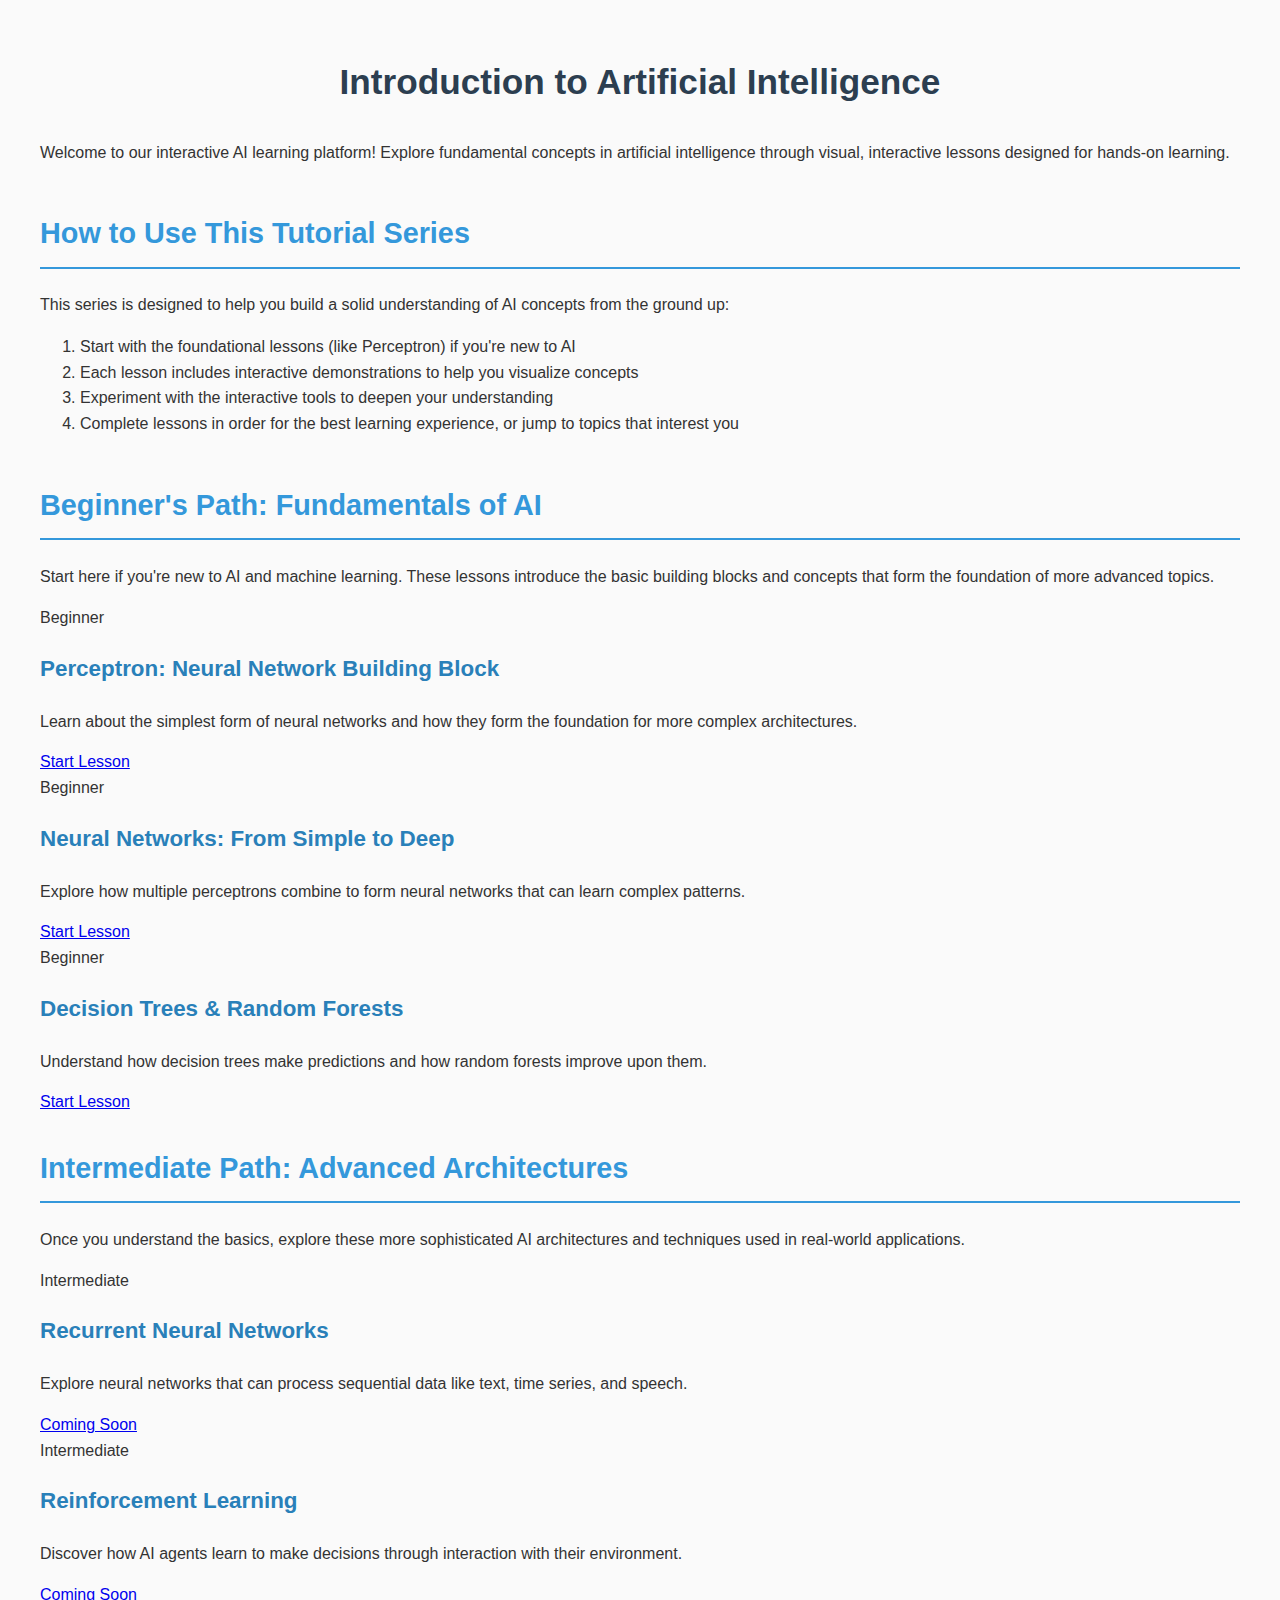
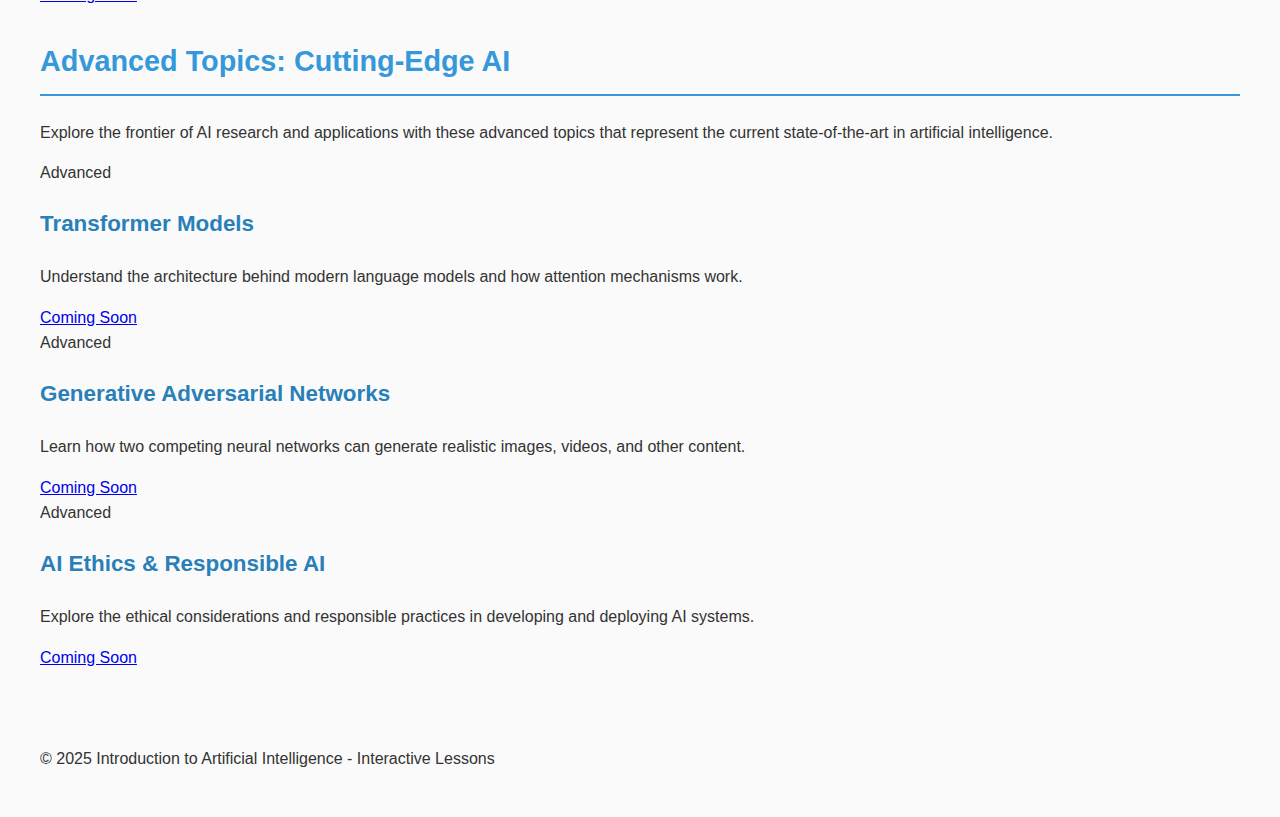
<file: new2/index.html>
<!DOCTYPE html>
<html lang="en">
  <head>
    <meta charset="UTF-8" />
    <meta name="viewport" content="width=device-width, initial-scale=1.0" />
    <title>Introduction to Artificial Intelligence - Interactive Lessons</title>
    <link rel="stylesheet" href="css/styles.css" />
  </head>
  <body>
    <div class="container">
      <div class="welcome-section">
        <h1>Introduction to Artificial Intelligence</h1>
        <p>
          Welcome to our interactive AI learning platform! Explore fundamental
          concepts in artificial intelligence through visual, interactive
          lessons designed for hands-on learning.
        </p>
      </div>

      <div class="navigation-guide">
        <h2>How to Use This Tutorial Series</h2>
        <p>
          This series is designed to help you build a solid understanding of AI
          concepts from the ground up:
        </p>
        <ol>
          <li>
            Start with the foundational lessons (like Perceptron) if you're new
            to AI
          </li>
          <li>
            Each lesson includes interactive demonstrations to help you
            visualize concepts
          </li>
          <li>
            Experiment with the interactive tools to deepen your understanding
          </li>
          <li>
            Complete lessons in order for the best learning experience, or jump
            to topics that interest you
          </li>
        </ol>
      </div>

      <div class="learning-path">
        <h2 class="learning-path-title">Beginner's Path: Fundamentals of AI</h2>
        <p class="learning-path-description">
          Start here if you're new to AI and machine learning. These lessons
          introduce the basic building blocks and concepts that form the
          foundation of more advanced topics.
        </p>

        <div class="lessons-container">
          <div class="lesson-card">
            <div
              class="lesson-image"
              style="
                background-image: url('https://via.placeholder.com/300x150?text=Perceptron');
              "
            >
              <!-- TODO: Replace placeholder image -->
            </div>
            <div class="lesson-content">
              <span class="difficulty beginner">Beginner</span>
              <h3 class="lesson-title">
                Perceptron: Neural Network Building Block
              </h3>
              <p class="lesson-description">
                Learn about the simplest form of neural networks and how they
                form the foundation for more complex architectures.
              </p>
              <a href="perceptron.html" class="lesson-link">Start Lesson</a>
            </div>
          </div>

          <div class="lesson-card">
            <div
              class="lesson-image"
              style="
                background-image: url('https://via.placeholder.com/300x150?text=Neural+Networks');
              "
            >
              <!-- TODO: Replace placeholder image -->
            </div>
            <div class="lesson-content">
              <span class="difficulty beginner">Beginner</span>
              <h3 class="lesson-title">Neural Networks: From Simple to Deep</h3>
              <p class="lesson-description">
                Explore how multiple perceptrons combine to form neural networks
                that can learn complex patterns.
              </p>
              <a href="neural-networks.html" class="lesson-link"
                >Start Lesson</a
              >
            </div>
          </div>

          <div class="lesson-card">
            <div
              class="lesson-image"
              style="
                background-image: url('https://via.placeholder.com/300x150?text=Decision+Trees');
              "
            >
              <!-- TODO: Replace placeholder image -->
            </div>
            <div class="lesson-content">
              <span class="difficulty beginner">Beginner</span>
              <h3 class="lesson-title">Decision Trees & Random Forests</h3>
              <p class="lesson-description">
                Understand how decision trees make predictions and how random
                forests improve upon them.
              </p>
              <a href="decision-trees.html" class="lesson-link">Start Lesson</a>
            </div>
          </div>
        </div>
      </div>

      <div class="learning-path">
        <h2 class="learning-path-title">
          Intermediate Path: Advanced Architectures
        </h2>
        <p class="learning-path-description">
          Once you understand the basics, explore these more sophisticated AI
          architectures and techniques used in real-world applications.
        </p>

        <div class="lessons-container">
          <!-- CNN Lesson Card Removed -->

          <div class="lesson-card">
            <div
              class="lesson-image"
              style="
                background-image: url('https://via.placeholder.com/300x150?text=RNN');
              "
            >
              <!-- TODO: Replace placeholder image -->
            </div>
            <div class="lesson-content">
              <span class="difficulty intermediate">Intermediate</span>
              <h3 class="lesson-title">Recurrent Neural Networks</h3>
              <p class="lesson-description">
                Explore neural networks that can process sequential data like
                text, time series, and speech.
              </p>
              <a href="rnn.html" class="lesson-link">Coming Soon</a>
            </div>
          </div>

          <div class="lesson-card">
            <div
              class="lesson-image"
              style="
                background-image: url('https://via.placeholder.com/300x150?text=Reinforcement+Learning');
              "
            >
              <!-- TODO: Replace placeholder image -->
            </div>
            <div class="lesson-content">
              <span class="difficulty intermediate">Intermediate</span>
              <h3 class="lesson-title">Reinforcement Learning</h3>
              <p class="lesson-description">
                Discover how AI agents learn to make decisions through
                interaction with their environment.
              </p>
              <a href="reinforcement-learning.html" class="lesson-link"
                >Coming Soon</a
              >
            </div>
          </div>
        </div>
      </div>

      <div class="learning-path">
        <h2 class="learning-path-title">Advanced Topics: Cutting-Edge AI</h2>
        <p class="learning-path-description">
          Explore the frontier of AI research and applications with these
          advanced topics that represent the current state-of-the-art in
          artificial intelligence.
        </p>

        <div class="lessons-container">
          <div class="lesson-card">
            <div
              class="lesson-image"
              style="
                background-image: url('https://via.placeholder.com/300x150?text=Transformers');
              "
            >
              <!-- TODO: Replace placeholder image -->
            </div>
            <div class="lesson-content">
              <span class="difficulty advanced">Advanced</span>
              <h3 class="lesson-title">Transformer Models</h3>
              <p class="lesson-description">
                Understand the architecture behind modern language models and
                how attention mechanisms work.
              </p>
              <a href="transformers.html" class="lesson-link">Coming Soon</a>
            </div>
          </div>

          <div class="lesson-card">
            <div
              class="lesson-image"
              style="
                background-image: url('https://via.placeholder.com/300x150?text=GANs');
              "
            >
              <!-- TODO: Replace placeholder image -->
            </div>
            <div class="lesson-content">
              <span class="difficulty advanced">Advanced</span>
              <h3 class="lesson-title">Generative Adversarial Networks</h3>
              <p class="lesson-description">
                Learn how two competing neural networks can generate realistic
                images, videos, and other content.
              </p>
              <a href="gans.html" class="lesson-link">Coming Soon</a>
            </div>
          </div>

          <div class="lesson-card">
            <div
              class="lesson-image"
              style="
                background-image: url('https://via.placeholder.com/300x150?text=AI+Ethics');
              "
            >
              <!-- TODO: Replace placeholder image -->
            </div>
            <div class="lesson-content">
              <span class="difficulty advanced">Advanced</span>
              <h3 class="lesson-title">AI Ethics & Responsible AI</h3>
              <p class="lesson-description">
                Explore the ethical considerations and responsible practices in
                developing and deploying AI systems.
              </p>
              <a href="ai-ethics.html" class="lesson-link">Coming Soon</a>
            </div>
          </div>
        </div>
      </div>
    </div>

    <footer>
      <div class="container">
        <p>
          © 2025 Introduction to Artificial Intelligence - Interactive Lessons
        </p>
      </div>
    </footer>

    <script>
      document.addEventListener("DOMContentLoaded", function () {
        // Add any interactive functionality for the homepage here
      });
    </script>
  </body>
</html>
</file>
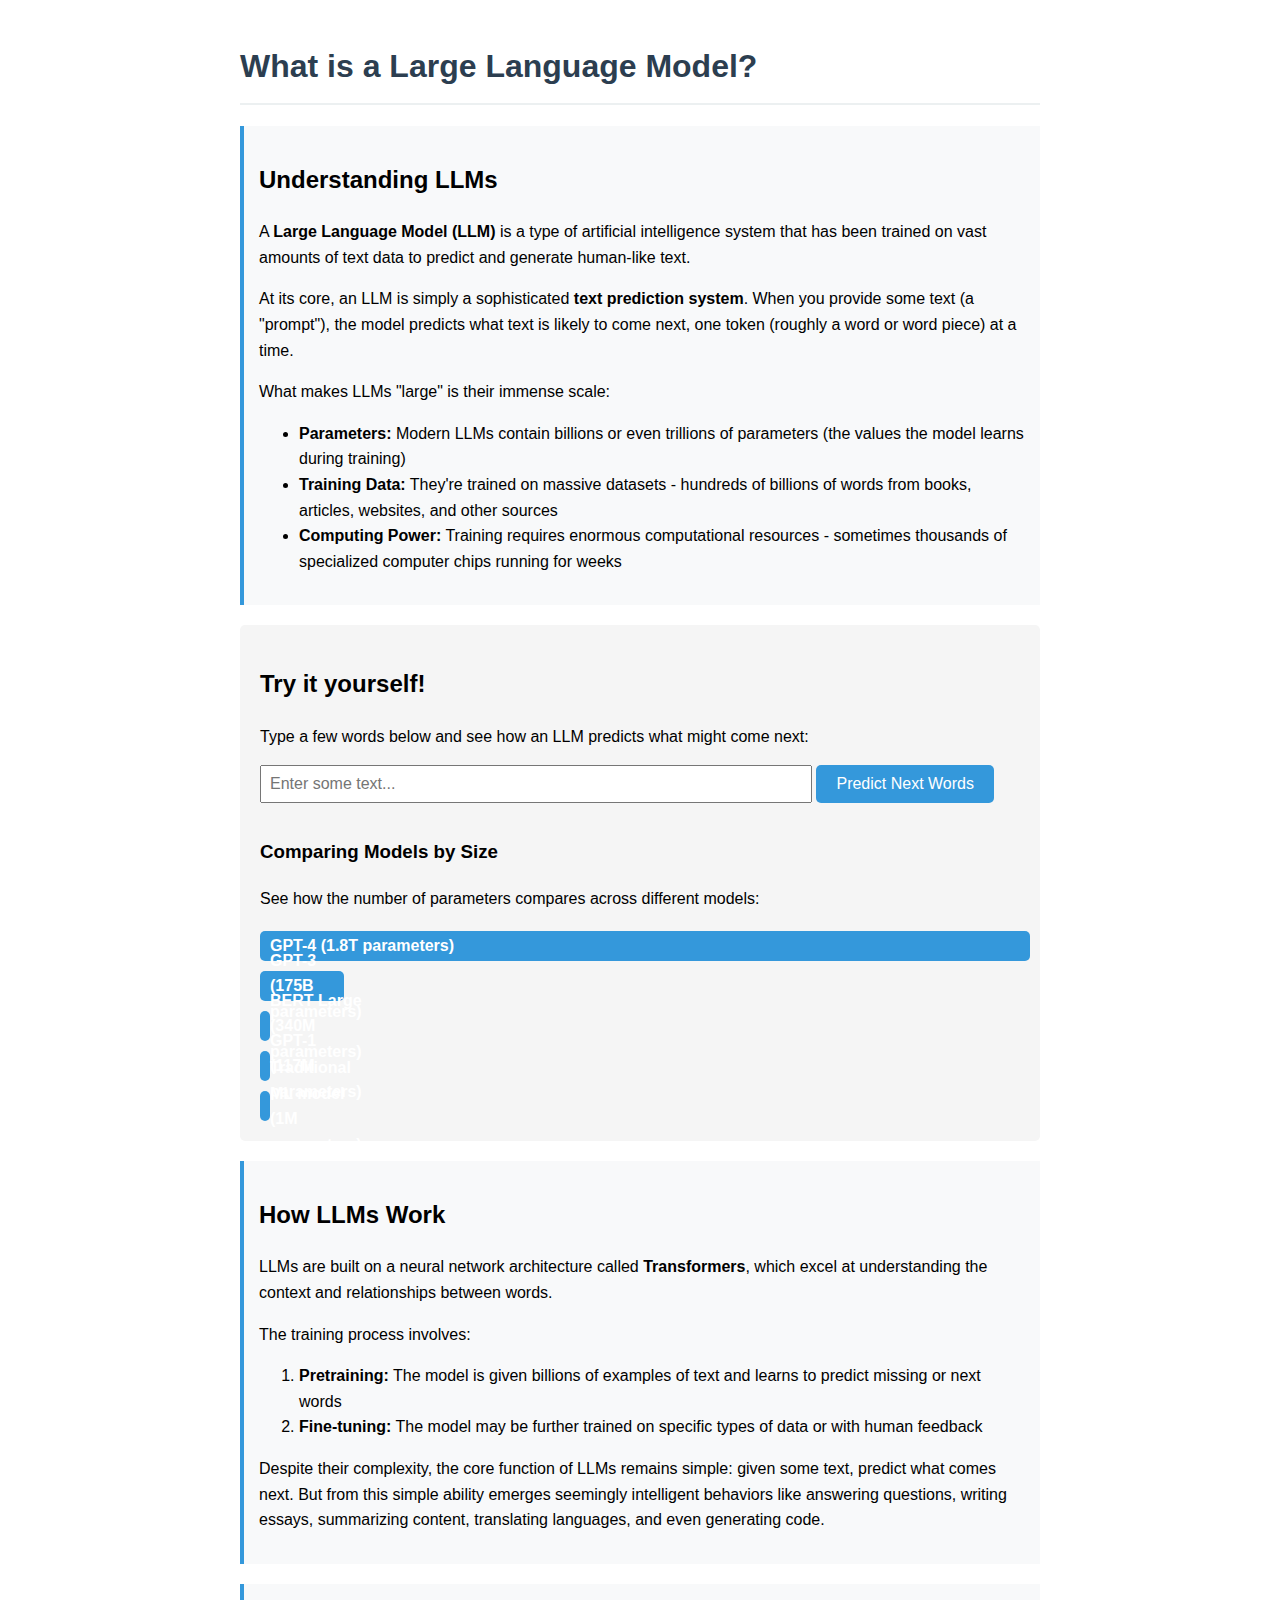
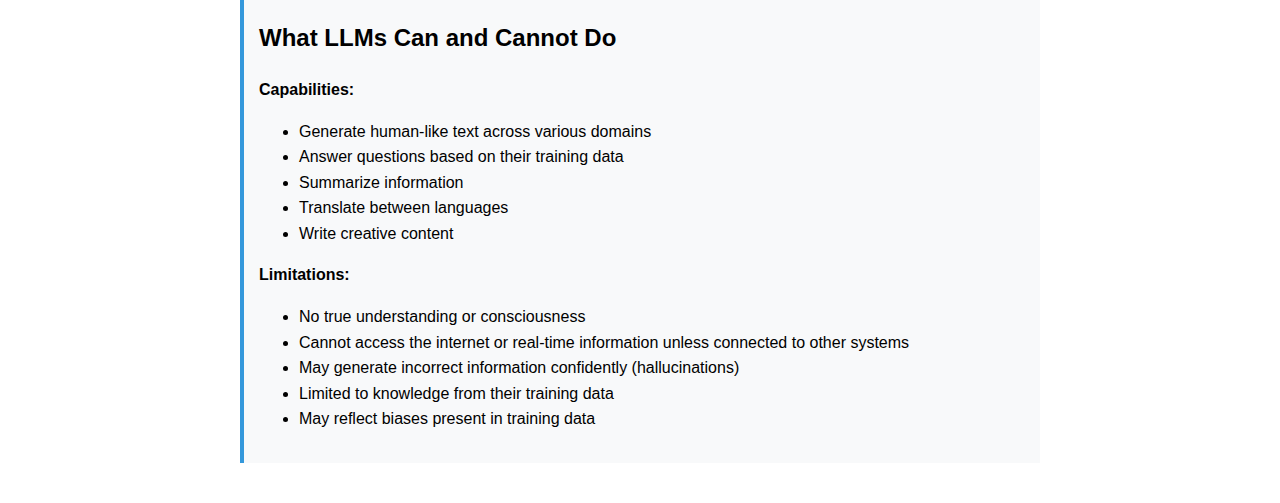
<file: approach2/00_what_is_an_llm.html>
<!DOCTYPE html>
<html lang="en">
  <head>
    <meta charset="UTF-8" />
    <meta name="viewport" content="width=device-width, initial-scale=1.0" />
    <title>What is a Large Language Model?</title>
    <link rel="stylesheet" href="styles.css" />
    <style>
      .model-size-comparison {
        display: flex;
        flex-direction: column;
        gap: 10px;
        margin-top: 20px;
      }

      .model-bar {
        background-color: #3498db;
        height: 30px;
        border-radius: 5px;
        display: flex;
        align-items: center;
        padding-left: 10px;
        color: white;
        font-weight: bold;
        transition: width 0.5s ease-in-out;
      }

      .prediction-container {
        margin-top: 15px;
        display: flex;
        flex-wrap: wrap;
        gap: 8px;
      }

      .prediction-word {
        background-color: #f1f1f1;
        border: 1px solid #ddd;
        border-radius: 15px;
        padding: 5px 10px;
        font-size: 14px;
        display: flex;
        flex-direction: column;
        align-items: center;
      }

      .probability {
        font-size: 12px;
        color: #666;
        margin-top: 3px;
      }

      .loading {
        display: inline-block;
        width: 20px;
        height: 20px;
        border: 3px solid rgba(0, 0, 0, 0.1);
        border-radius: 50%;
        border-top-color: #3498db;
        animation: spin 1s ease-in-out infinite;
        margin-left: 10px;
      }

      @keyframes spin {
        to {
          transform: rotate(360deg);
        }
      }
    </style>
  </head>
  <body>
    <h1>What is a Large Language Model?</h1>

    <div class="concept-box">
      <h2>Understanding LLMs</h2>
      <p>
        A <strong>Large Language Model (LLM)</strong> is a type of artificial
        intelligence system that has been trained on vast amounts of text data
        to predict and generate human-like text.
      </p>
      <p>
        At its core, an LLM is simply a sophisticated
        <strong>text prediction system</strong>. When you provide some text (a
        "prompt"), the model predicts what text is likely to come next, one
        token (roughly a word or word piece) at a time.
      </p>
      <p>What makes LLMs "large" is their immense scale:</p>
      <ul>
        <li>
          <strong>Parameters:</strong> Modern LLMs contain billions or even
          trillions of parameters (the values the model learns during training)
        </li>
        <li>
          <strong>Training Data:</strong> They're trained on massive datasets -
          hundreds of billions of words from books, articles, websites, and
          other sources
        </li>
        <li>
          <strong>Computing Power:</strong> Training requires enormous
          computational resources - sometimes thousands of specialized computer
          chips running for weeks
        </li>
      </ul>
    </div>

    <div class="interactive-area">
      <h2>Try it yourself!</h2>
      <p>
        Type a few words below and see how an LLM predicts what might come next:
      </p>

      <div>
        <input
          type="text"
          id="prompt-input"
          placeholder="Enter some text..."
          style="width: 70%; padding: 8px; font-size: 16px"
        />
        <button id="predict-button">Predict Next Words</button>
        <span
          id="loading-indicator"
          style="display: none"
          class="loading"
        ></span>
      </div>

      <div id="prediction-output" class="prediction-container">
        <!-- Predictions will appear here -->
      </div>

      <h3>Comparing Models by Size</h3>
      <p>See how the number of parameters compares across different models:</p>

      <div class="model-size-comparison" id="model-comparison">
        <!-- Model comparison bars will appear here -->
      </div>
    </div>

    <div class="concept-box">
      <h2>How LLMs Work</h2>
      <p>
        LLMs are built on a neural network architecture called
        <strong>Transformers</strong>, which excel at understanding the context
        and relationships between words.
      </p>
      <p>The training process involves:</p>
      <ol>
        <li>
          <strong>Pretraining:</strong> The model is given billions of examples
          of text and learns to predict missing or next words
        </li>
        <li>
          <strong>Fine-tuning:</strong> The model may be further trained on
          specific types of data or with human feedback
        </li>
      </ol>
      <p>
        Despite their complexity, the core function of LLMs remains simple:
        given some text, predict what comes next. But from this simple ability
        emerges seemingly intelligent behaviors like answering questions,
        writing essays, summarizing content, translating languages, and even
        generating code.
      </p>
    </div>

    <div class="concept-box">
      <h2>What LLMs Can and Cannot Do</h2>
      <p>
        <strong>Capabilities:</strong>
      </p>
      <ul>
        <li>Generate human-like text across various domains</li>
        <li>Answer questions based on their training data</li>
        <li>Summarize information</li>
        <li>Translate between languages</li>
        <li>Write creative content</li>
      </ul>
      <p>
        <strong>Limitations:</strong>
      </p>
      <ul>
        <li>No true understanding or consciousness</li>
        <li>
          Cannot access the internet or real-time information unless connected
          to other systems
        </li>
        <li>May generate incorrect information confidently (hallucinations)</li>
        <li>Limited to knowledge from their training data</li>
        <li>May reflect biases present in training data</li>
      </ul>
    </div>

    <script>
      document
        .getElementById("predict-button")
        .addEventListener("click", predictNextWords);

      // Simulate next word prediction
      function predictNextWords() {
        const prompt = document.getElementById("prompt-input").value.trim();

        if (prompt === "") {
          alert("Please enter some text first!");
          return;
        }

        // Show loading indicator
        document.getElementById("loading-indicator").style.display =
          "inline-block";

        // Simulate API delay
        setTimeout(() => {
          // Hide loading indicator
          document.getElementById("loading-indicator").style.display = "none";

          // Generate predictions based on the last few words
          const predictions = generatePredictions(prompt);

          // Update the prediction output
          displayPredictions(predictions);
        }, 800);
      }

      // Simulate generating predictions
      function generatePredictions(prompt) {
        // In a real app, this would call an API to an LLM
        // This is just a simulated response

        // Get the last few words to contextualize predictions
        const lastWord = prompt.split(" ").pop().toLowerCase();

        // Common word patterns - this is a very simplified simulation
        const commonFollowUps = {
          i: [
            { word: "am", probability: 0.28 },
            { word: "think", probability: 0.22 },
            { word: "will", probability: 0.18 },
            { word: "have", probability: 0.15 },
            { word: "would", probability: 0.12 },
            { word: "can't", probability: 0.05 },
          ],
          the: [
            { word: "most", probability: 0.2 },
            { word: "best", probability: 0.18 },
            { word: "world", probability: 0.15 },
            { word: "first", probability: 0.12 },
            { word: "only", probability: 0.1 },
            { word: "same", probability: 0.08 },
          ],
          is: [
            { word: "a", probability: 0.25 },
            { word: "the", probability: 0.2 },
            { word: "not", probability: 0.18 },
            { word: "that", probability: 0.15 },
            { word: "very", probability: 0.12 },
            { word: "important", probability: 0.1 },
          ],
          will: [
            { word: "be", probability: 0.35 },
            { word: "have", probability: 0.2 },
            { word: "not", probability: 0.15 },
            { word: "make", probability: 0.12 },
            { word: "help", probability: 0.1 },
            { word: "continue", probability: 0.08 },
          ],
        };

        // Default predictions if we don't have a specific pattern
        const defaultPredictions = [
          { word: "the", probability: 0.15 },
          { word: "a", probability: 0.12 },
          { word: "in", probability: 0.1 },
          { word: "and", probability: 0.09 },
          { word: "to", probability: 0.08 },
          { word: "of", probability: 0.07 },
        ];

        // Return either the specific predictions or default ones
        return commonFollowUps[lastWord] || defaultPredictions;
      }

      // Display predictions in the UI
      function displayPredictions(predictions) {
        const outputElement = document.getElementById("prediction-output");

        // Clear previous predictions
        outputElement.innerHTML = "";

        // Add each prediction
        predictions.forEach((pred) => {
          const predElement = document.createElement("div");
          predElement.className = "prediction-word";

          const wordSpan = document.createElement("span");
          wordSpan.textContent = pred.word;

          const probSpan = document.createElement("span");
          probSpan.className = "probability";
          probSpan.textContent = `${(pred.probability * 100).toFixed(1)}%`;

          predElement.appendChild(wordSpan);
          predElement.appendChild(probSpan);

          outputElement.appendChild(predElement);
        });
      }

      // Initialize model size comparison
      function initModelComparison() {
        const models = [
          { name: "GPT-4 (1.8T parameters)", size: 1800 },
          { name: "GPT-3 (175B parameters)", size: 175 },
          { name: "BERT Large (340M parameters)", size: 0.34 },
          { name: "GPT-1 (117M parameters)", size: 0.117 },
          { name: "Traditional ML model (1M parameters)", size: 0.001 },
        ];

        const comparisonElement = document.getElementById("model-comparison");
        comparisonElement.innerHTML = "";

        // Calculate max width in percentage (GPT-4 will be 100%)
        const maxSize = models[0].size;

        // Add each model bar
        models.forEach((model) => {
          const barWidth = ((model.size / maxSize) * 100).toFixed(2);

          const modelBar = document.createElement("div");
          modelBar.className = "model-bar";
          modelBar.textContent = model.name;
          modelBar.style.width = "0%"; // Start at 0 for animation

          comparisonElement.appendChild(modelBar);

          // Animate the bar growth after a small delay
          setTimeout(() => {
            modelBar.style.width = `${barWidth}%`;
          }, 100);
        });
      }

      // Initialize the visualization on page load
      window.onload = function () {
        initModelComparison();
      };
    </script>
  </body>
</html>
</file>
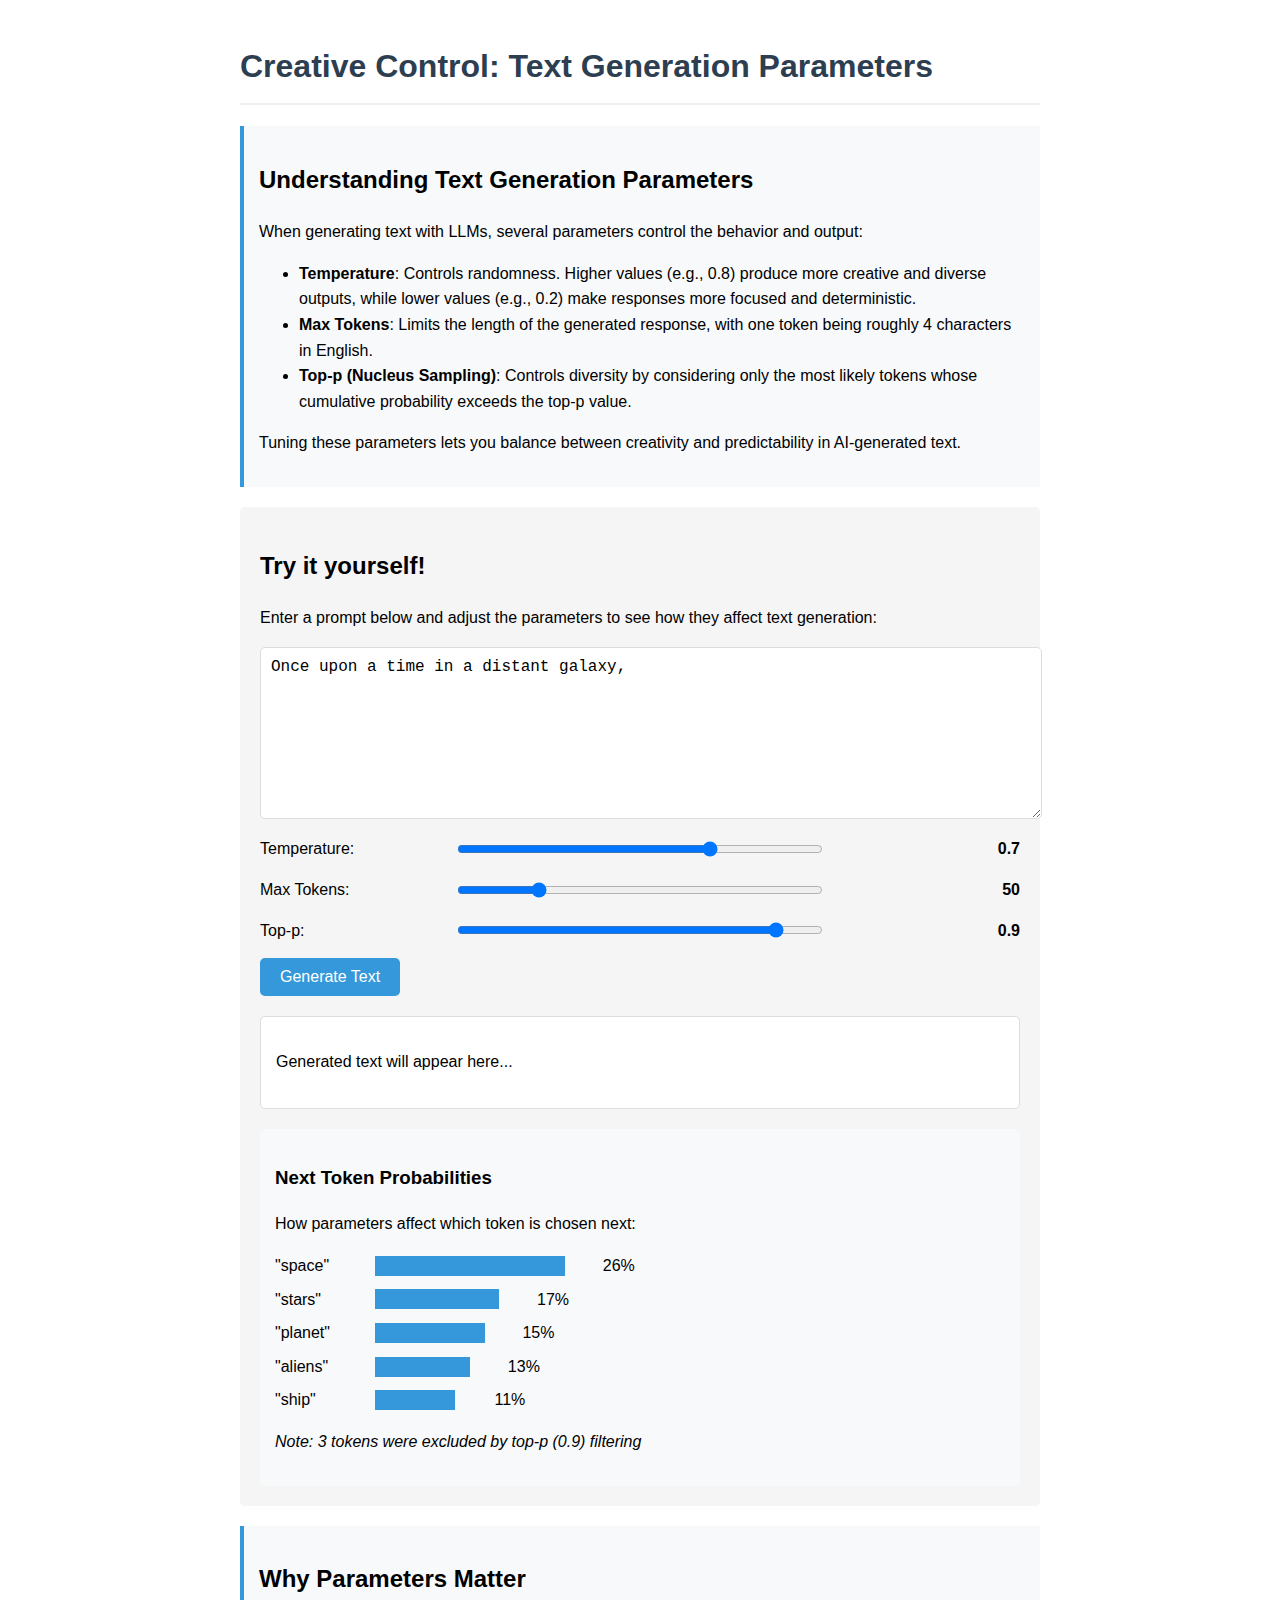
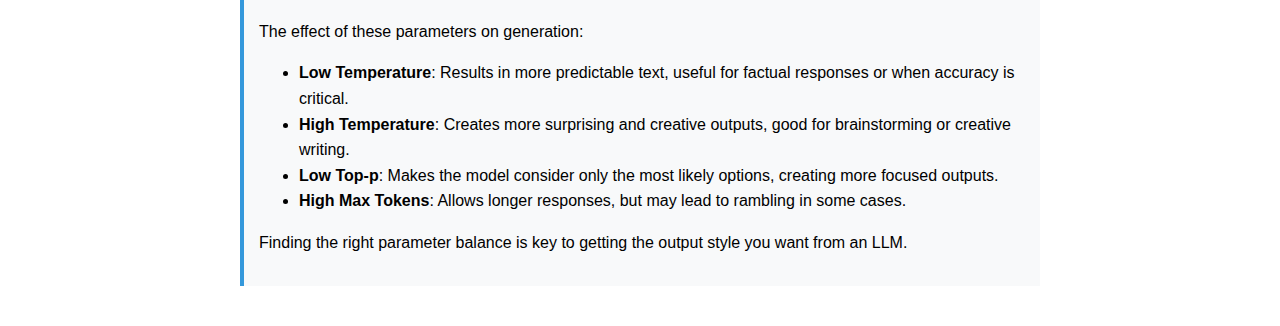
<file: approach2/06_text_generation_parameters.html>
<!DOCTYPE html>
<html lang="en">
  <head>
    <meta charset="UTF-8" />
    <meta name="viewport" content="width=device-width, initial-scale=1.0" />
    <title>Creative Control: Text Generation Parameters</title>
    <link rel="stylesheet" href="styles.css" />
    <style>
      .parameter-controls {
        display: grid;
        grid-template-columns: 1fr 2fr 1fr;
        gap: 10px;
        align-items: center;
        margin-bottom: 15px;
      }

      .parameter-value {
        font-weight: bold;
        text-align: right;
      }

      .probability-container {
        margin-top: 20px;
        padding: 15px;
        background-color: #f8f9fa;
        border-radius: 5px;
      }

      .token-probability {
        display: flex;
        margin-bottom: 8px;
        align-items: center;
      }

      .token-name {
        width: 100px;
      }

      .probability-bar {
        height: 20px;
        background-color: #3498db;
        margin-right: 10px;
      }

      .probability-value {
        width: 60px;
        text-align: right;
      }
    </style>
  </head>
  <body>
    <h1>Creative Control: Text Generation Parameters</h1>

    <div class="concept-box">
      <h2>Understanding Text Generation Parameters</h2>
      <p>
        When generating text with LLMs, several parameters control the behavior
        and output:
      </p>
      <ul>
        <li>
          <strong>Temperature</strong>: Controls randomness. Higher values
          (e.g., 0.8) produce more creative and diverse outputs, while lower
          values (e.g., 0.2) make responses more focused and deterministic.
        </li>
        <li>
          <strong>Max Tokens</strong>: Limits the length of the generated
          response, with one token being roughly 4 characters in English.
        </li>
        <li>
          <strong>Top-p (Nucleus Sampling)</strong>: Controls diversity by
          considering only the most likely tokens whose cumulative probability
          exceeds the top-p value.
        </li>
      </ul>
      <p>
        Tuning these parameters lets you balance between creativity and
        predictability in AI-generated text.
      </p>
    </div>

    <div class="interactive-area">
      <h2>Try it yourself!</h2>
      <p>
        Enter a prompt below and adjust the parameters to see how they affect
        text generation:
      </p>

      <textarea id="prompt-input" placeholder="Enter your prompt here...">
Once upon a time in a distant galaxy,</textarea
      >

      <div class="parameter-controls">
        <label for="temperature">Temperature:</label>
        <input
          type="range"
          id="temperature"
          min="0"
          max="1"
          step="0.1"
          value="0.7"
        />
        <span id="temperature-value" class="parameter-value">0.7</span>
      </div>

      <div class="parameter-controls">
        <label for="max-tokens">Max Tokens:</label>
        <input
          type="range"
          id="max-tokens"
          min="10"
          max="200"
          step="10"
          value="50"
        />
        <span id="max-tokens-value" class="parameter-value">50</span>
      </div>

      <div class="parameter-controls">
        <label for="top-p">Top-p:</label>
        <input
          type="range"
          id="top-p"
          min="0.1"
          max="1"
          step="0.1"
          value="0.9"
        />
        <span id="top-p-value" class="parameter-value">0.9</span>
      </div>

      <button id="generate-button">Generate Text</button>

      <div id="output">
        <p>Generated text will appear here...</p>
      </div>

      <div class="probability-container">
        <h3>Next Token Probabilities</h3>
        <p>How parameters affect which token is chosen next:</p>
        <div id="token-probabilities">
          <!-- Token probabilities will be displayed here -->
        </div>
      </div>
    </div>

    <div class="concept-box">
      <h2>Why Parameters Matter</h2>
      <p>The effect of these parameters on generation:</p>
      <ul>
        <li>
          <strong>Low Temperature</strong>: Results in more predictable text,
          useful for factual responses or when accuracy is critical.
        </li>
        <li>
          <strong>High Temperature</strong>: Creates more surprising and
          creative outputs, good for brainstorming or creative writing.
        </li>
        <li>
          <strong>Low Top-p</strong>: Makes the model consider only the most
          likely options, creating more focused outputs.
        </li>
        <li>
          <strong>High Max Tokens</strong>: Allows longer responses, but may
          lead to rambling in some cases.
        </li>
      </ul>
      <p>
        Finding the right parameter balance is key to getting the output style
        you want from an LLM.
      </p>
    </div>

    <script src="text_generation_script.js"></script>
  </body>
</html>
</file>
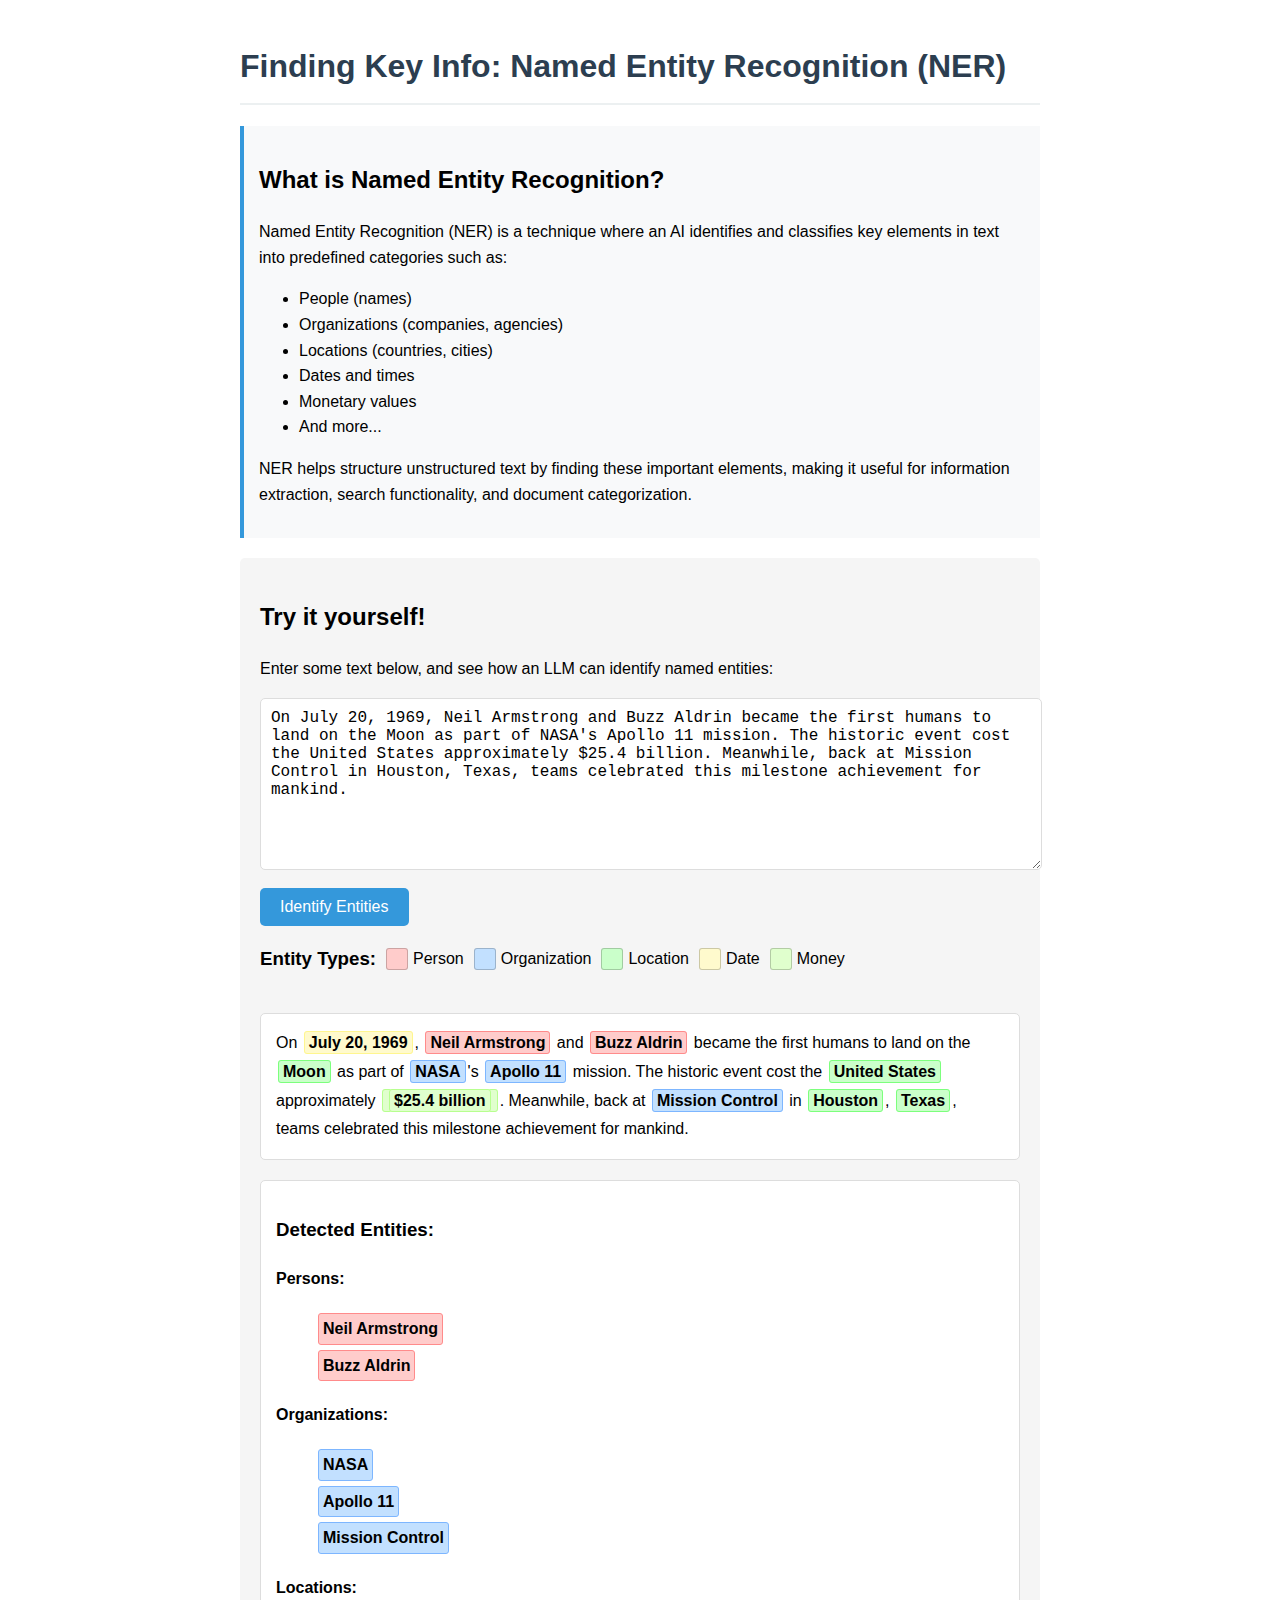
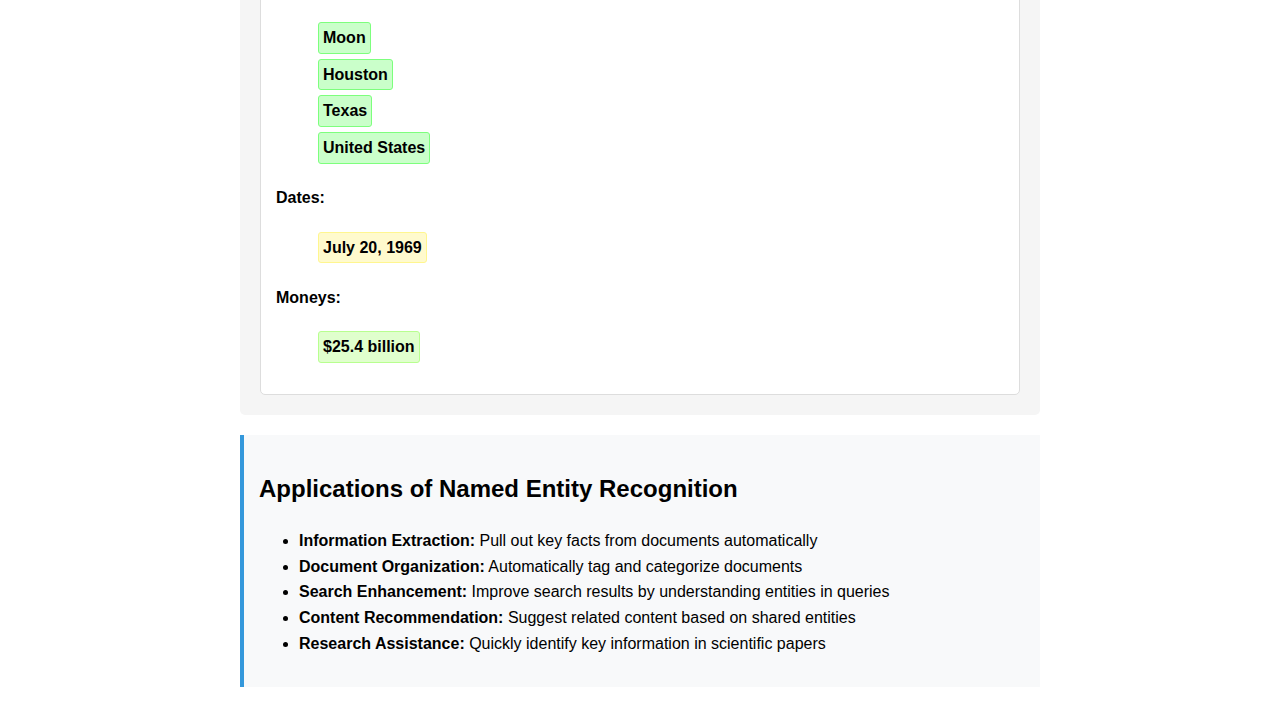
<file: approach2/07_named_entity_recognition.html>
<!DOCTYPE html>
<html lang="en">
  <head>
    <meta charset="UTF-8" />
    <meta name="viewport" content="width=device-width, initial-scale=1.0" />
    <title>Finding Key Info: Named Entity Recognition (NER)</title>
    <link rel="stylesheet" href="styles.css" />
  </head>
  <body>
    <h1>Finding Key Info: Named Entity Recognition (NER)</h1>

    <div class="concept-box">
      <h2>What is Named Entity Recognition?</h2>
      <p>
        Named Entity Recognition (NER) is a technique where an AI identifies and
        classifies key elements in text into predefined categories such as:
      </p>
      <ul>
        <li>People (names)</li>
        <li>Organizations (companies, agencies)</li>
        <li>Locations (countries, cities)</li>
        <li>Dates and times</li>
        <li>Monetary values</li>
        <li>And more...</li>
      </ul>
      <p>
        NER helps structure unstructured text by finding these important
        elements, making it useful for information extraction, search
        functionality, and document categorization.
      </p>
    </div>

    <div class="interactive-area">
      <h2>Try it yourself!</h2>
      <p>
        Enter some text below, and see how an LLM can identify named entities:
      </p>

      <textarea id="input-text" placeholder="Enter text here...">
On July 20, 1969, Neil Armstrong and Buzz Aldrin became the first humans to land on the Moon as part of NASA's Apollo 11 mission. The historic event cost the United States approximately $25.4 billion. Meanwhile, back at Mission Control in Houston, Texas, teams celebrated this milestone achievement for mankind.</textarea
      >

      <button id="analyze-button">Identify Entities</button>

      <div class="legend">
        <h3>Entity Types:</h3>
        <div class="legend-item">
          <div class="legend-color" style="background-color: #ffcccb"></div>
          <span>Person</span>
        </div>
        <div class="legend-item">
          <div class="legend-color" style="background-color: #c2e0ff"></div>
          <span>Organization</span>
        </div>
        <div class="legend-item">
          <div class="legend-color" style="background-color: #caffca"></div>
          <span>Location</span>
        </div>
        <div class="legend-item">
          <div class="legend-color" style="background-color: #fffacd"></div>
          <span>Date</span>
        </div>
        <div class="legend-item">
          <div class="legend-color" style="background-color: #e0ffcd"></div>
          <span>Money</span>
        </div>
      </div>

      <div id="output">
        <p>Highlighted text will appear here...</p>
      </div>

      <div class="entity-list" id="entity-list">
        <h3>Detected Entities:</h3>
        <p>Entities will be listed here after analysis...</p>
      </div>
    </div>

    <div class="concept-box">
      <h2>Applications of Named Entity Recognition</h2>
      <ul>
        <li>
          <strong>Information Extraction:</strong> Pull out key facts from
          documents automatically
        </li>
        <li>
          <strong>Document Organization:</strong> Automatically tag and
          categorize documents
        </li>
        <li>
          <strong>Search Enhancement:</strong> Improve search results by
          understanding entities in queries
        </li>
        <li>
          <strong>Content Recommendation:</strong> Suggest related content based
          on shared entities
        </li>
        <li>
          <strong>Research Assistance:</strong> Quickly identify key information
          in scientific papers
        </li>
      </ul>
    </div>

    <script src="script.js"></script>
  </body>
</html>
</file>
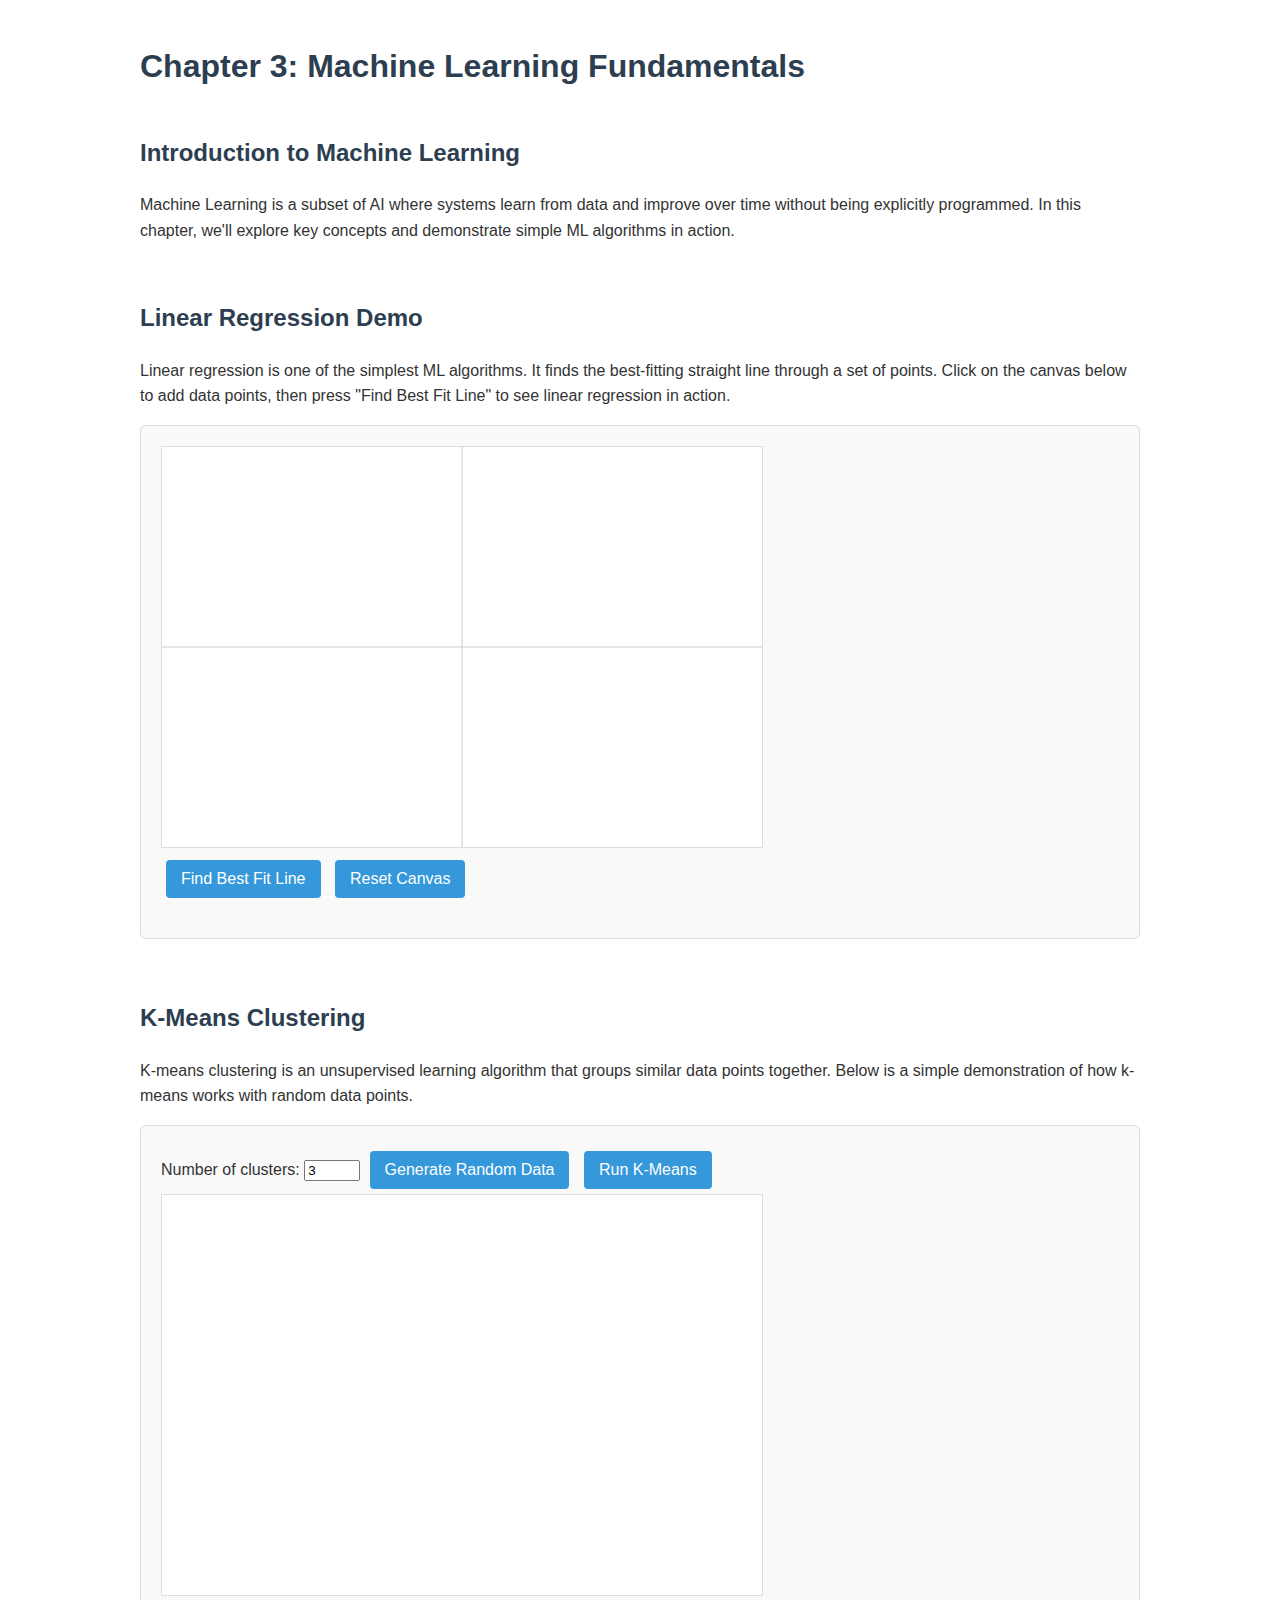
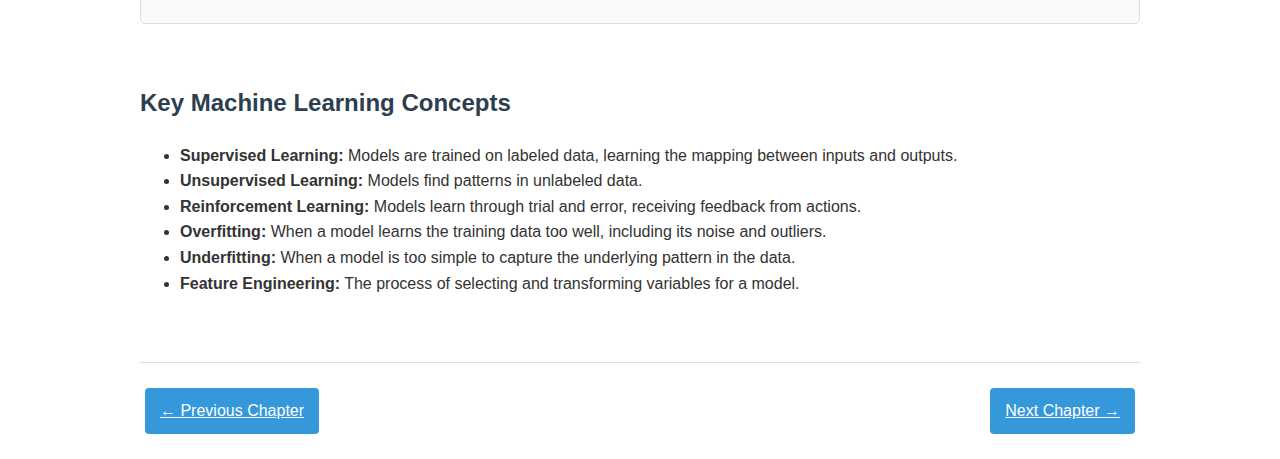
<file: approach3/chapter3.html>
<!DOCTYPE html>
<html lang="en">
  <head>
    <meta charset="UTF-8" />
    <meta name="viewport" content="width=device-width, initial-scale=1.0" />
    <title>Chapter 3: Machine Learning Fundamentals</title>
    <style>
      body {
        font-family: Arial, sans-serif;
        line-height: 1.6;
        margin: 0;
        padding: 20px;
        color: #333;
        max-width: 1000px;
        margin: 0 auto;
      }
      h1,
      h2,
      h3 {
        color: #2c3e50;
      }
      .container {
        display: flex;
        flex-direction: column;
        gap: 20px;
      }
      .demo-box {
        border: 1px solid #ddd;
        padding: 20px;
        border-radius: 5px;
        background-color: #f9f9f9;
        margin-bottom: 20px;
      }
      .btn {
        background-color: #3498db;
        color: white;
        border: none;
        padding: 10px 15px;
        border-radius: 4px;
        cursor: pointer;
        font-size: 16px;
        margin: 5px;
      }
      .btn:hover {
        background-color: #2980b9;
      }
      canvas {
        border: 1px solid #ddd;
        background-color: white;
      }
      #result-container {
        margin-top: 15px;
        font-weight: bold;
      }
      #data-points {
        display: flex;
        flex-wrap: wrap;
        gap: 10px;
      }
      .data-point {
        width: 20px;
        height: 20px;
        border-radius: 50%;
        display: inline-block;
      }
      .navigation {
        display: flex;
        justify-content: space-between;
        margin-top: 30px;
        padding-top: 20px;
        border-top: 1px solid #ddd;
      }
    </style>
  </head>
  <body>
    <h1>Chapter 3: Machine Learning Fundamentals</h1>

    <div class="container">
      <section>
        <h2>Introduction to Machine Learning</h2>
        <p>
          Machine Learning is a subset of AI where systems learn from data and
          improve over time without being explicitly programmed. In this
          chapter, we'll explore key concepts and demonstrate simple ML
          algorithms in action.
        </p>
      </section>

      <section>
        <h2>Linear Regression Demo</h2>
        <p>
          Linear regression is one of the simplest ML algorithms. It finds the
          best-fitting straight line through a set of points. Click on the
          canvas below to add data points, then press "Find Best Fit Line" to
          see linear regression in action.
        </p>

        <div class="demo-box">
          <canvas id="regression-canvas" width="600" height="400"></canvas>
          <div>
            <button id="find-line-btn" class="btn">Find Best Fit Line</button>
            <button id="reset-canvas-btn" class="btn">Reset Canvas</button>
          </div>
          <div id="result-container"></div>
        </div>
      </section>

      <section>
        <h2>K-Means Clustering</h2>
        <p>
          K-means clustering is an unsupervised learning algorithm that groups
          similar data points together. Below is a simple demonstration of how
          k-means works with random data points.
        </p>

        <div class="demo-box">
          <div>
            <label for="cluster-count">Number of clusters: </label>
            <input
              type="number"
              id="cluster-count"
              min="2"
              max="10"
              value="3"
            />
            <button id="generate-data-btn" class="btn">
              Generate Random Data
            </button>
            <button id="run-kmeans-btn" class="btn">Run K-Means</button>
          </div>
          <canvas id="kmeans-canvas" width="600" height="400"></canvas>
        </div>
      </section>

      <section>
        <h2>Key Machine Learning Concepts</h2>
        <ul>
          <li>
            <strong>Supervised Learning:</strong> Models are trained on labeled
            data, learning the mapping between inputs and outputs.
          </li>
          <li>
            <strong>Unsupervised Learning:</strong> Models find patterns in
            unlabeled data.
          </li>
          <li>
            <strong>Reinforcement Learning:</strong> Models learn through trial
            and error, receiving feedback from actions.
          </li>
          <li>
            <strong>Overfitting:</strong> When a model learns the training data
            too well, including its noise and outliers.
          </li>
          <li>
            <strong>Underfitting:</strong> When a model is too simple to capture
            the underlying pattern in the data.
          </li>
          <li>
            <strong>Feature Engineering:</strong> The process of selecting and
            transforming variables for a model.
          </li>
        </ul>
      </section>

      <div class="navigation">
        <a href="chapter2.html" class="btn">← Previous Chapter</a>
        <a href="chapter4.html" class="btn">Next Chapter →</a>
      </div>
    </div>

    <script>
      // Linear Regression Demo
      const regressionCanvas = document.getElementById("regression-canvas");
      const regressionCtx = regressionCanvas.getContext("2d");
      const findLineBtn = document.getElementById("find-line-btn");
      const resetCanvasBtn = document.getElementById("reset-canvas-btn");
      const resultContainer = document.getElementById("result-container");

      let points = [];

      // Initialize the canvas
      function initRegressionCanvas() {
        regressionCtx.fillStyle = "white";
        regressionCtx.fillRect(
          0,
          0,
          regressionCanvas.width,
          regressionCanvas.height
        );

        // Draw axes
        regressionCtx.strokeStyle = "#ccc";
        regressionCtx.beginPath();
        regressionCtx.moveTo(0, regressionCanvas.height / 2);
        regressionCtx.lineTo(
          regressionCanvas.width,
          regressionCanvas.height / 2
        );
        regressionCtx.moveTo(regressionCanvas.width / 2, 0);
        regressionCtx.lineTo(
          regressionCanvas.width / 2,
          regressionCanvas.height
        );
        regressionCtx.stroke();
      }

      // Add a data point when clicking on the canvas
      regressionCanvas.addEventListener("click", function (e) {
        const rect = regressionCanvas.getBoundingClientRect();
        const x = e.clientX - rect.left;
        const y = e.clientY - rect.top;

        // Draw the point
        regressionCtx.fillStyle = "blue";
        regressionCtx.beginPath();
        regressionCtx.arc(x, y, 5, 0, Math.PI * 2);
        regressionCtx.fill();

        // Store the point for regression
        points.push({ x, y });
      });

      // Find best fit line using simple linear regression
      findLineBtn.addEventListener("click", function () {
        if (points.length < 2) {
          resultContainer.textContent = "Need at least 2 points for regression";
          return;
        }

        // Calculate the line using least squares method
        let sumX = 0,
          sumY = 0,
          sumXY = 0,
          sumX2 = 0;

        for (const point of points) {
          sumX += point.x;
          sumY += point.y;
          sumXY += point.x * point.y;
          sumX2 += point.x * point.x;
        }

        const n = points.length;
        const slope = (n * sumXY - sumX * sumY) / (n * sumX2 - sumX * sumX);
        const intercept = (sumY - slope * sumX) / n;

        // Draw the line
        regressionCtx.clearRect(
          0,
          0,
          regressionCanvas.width,
          regressionCanvas.height
        );
        initRegressionCanvas();

        // Redraw points
        for (const point of points) {
          regressionCtx.fillStyle = "blue";
          regressionCtx.beginPath();
          regressionCtx.arc(point.x, point.y, 5, 0, Math.PI * 2);
          regressionCtx.fill();
        }

        // Draw regression line
        regressionCtx.strokeStyle = "red";
        regressionCtx.lineWidth = 2;
        regressionCtx.beginPath();
        regressionCtx.moveTo(0, intercept);
        regressionCtx.lineTo(
          regressionCanvas.width,
          slope * regressionCanvas.width + intercept
        );
        regressionCtx.stroke();

        // Display equation
        resultContainer.textContent = `Linear Regression Equation: y = ${slope.toFixed(
          2
        )}x + ${intercept.toFixed(2)}`;
      });

      // Reset canvas
      resetCanvasBtn.addEventListener("click", function () {
        points = [];
        regressionCtx.clearRect(
          0,
          0,
          regressionCanvas.width,
          regressionCanvas.height
        );
        initRegressionCanvas();
        resultContainer.textContent = "";
      });

      // K-Means Clustering Demo
      const kmeansCanvas = document.getElementById("kmeans-canvas");
      const kmeansCtx = kmeansCanvas.getContext("2d");
      const clusterCountInput = document.getElementById("cluster-count");
      const generateBtn = document.getElementById("generate-data-btn");
      const runKmeansBtn = document.getElementById("run-kmeans-btn");

      let dataPoints = [];
      let centroids = [];
      let clusters = [];

      // Initialize k-means canvas
      function initKmeansCanvas() {
        kmeansCtx.fillStyle = "white";
        kmeansCtx.fillRect(0, 0, kmeansCanvas.width, kmeansCanvas.height);
      }

      // Generate random data points
      generateBtn.addEventListener("click", function () {
        dataPoints = [];
        centroids = [];
        clusters = [];

        initKmeansCanvas();

        // Generate random data points
        const numPoints = 100;
        for (let i = 0; i < numPoints; i++) {
          const x = Math.random() * kmeansCanvas.width;
          const y = Math.random() * kmeansCanvas.height;
          dataPoints.push({ x, y });

          // Draw the point
          kmeansCtx.fillStyle = "black";
          kmeansCtx.beginPath();
          kmeansCtx.arc(x, y, 4, 0, Math.PI * 2);
          kmeansCtx.fill();
        }
      });

      // Run K-means clustering
      runKmeansBtn.addEventListener("click", function () {
        if (dataPoints.length === 0) {
          alert("Generate data first!");
          return;
        }

        const k = parseInt(clusterCountInput.value);

        // Initialize k random centroids
        centroids = [];
        for (let i = 0; i < k; i++) {
          const randomIndex = Math.floor(Math.random() * dataPoints.length);
          centroids.push({
            x: dataPoints[randomIndex].x,
            y: dataPoints[randomIndex].y,
            color: `hsl(${(360 * i) / k}, 80%, 60%)`,
          });
        }

        // Perform k-means iterations
        for (let iter = 0; iter < 10; iter++) {
          // Assign each point to nearest centroid
          clusters = Array(k)
            .fill()
            .map(() => []);

          for (let i = 0; i < dataPoints.length; i++) {
            const point = dataPoints[i];
            let minDist = Infinity;
            let closestCentroid = 0;

            for (let j = 0; j < centroids.length; j++) {
              const centroid = centroids[j];
              const dist = Math.sqrt(
                Math.pow(point.x - centroid.x, 2) +
                  Math.pow(point.y - centroid.y, 2)
              );

              if (dist < minDist) {
                minDist = dist;
                closestCentroid = j;
              }
            }

            clusters[closestCentroid].push(point);
          }

          // Update centroids
          for (let i = 0; i < k; i++) {
            if (clusters[i].length > 0) {
              let sumX = 0,
                sumY = 0;

              for (const point of clusters[i]) {
                sumX += point.x;
                sumY += point.y;
              }

              centroids[i].x = sumX / clusters[i].length;
              centroids[i].y = sumY / clusters[i].length;
            }
          }
        }

        // Draw the final clusters
        initKmeansCanvas();

        // Draw points with cluster colors
        for (let i = 0; i < k; i++) {
          for (const point of clusters[i]) {
            kmeansCtx.fillStyle = centroids[i].color;
            kmeansCtx.beginPath();
            kmeansCtx.arc(point.x, point.y, 4, 0, Math.PI * 2);
            kmeansCtx.fill();
          }
        }

        // Draw centroids
        for (const centroid of centroids) {
          kmeansCtx.fillStyle = "black";
          kmeansCtx.strokeStyle = centroid.color;
          kmeansCtx.lineWidth = 2;
          kmeansCtx.beginPath();
          kmeansCtx.arc(centroid.x, centroid.y, 8, 0, Math.PI * 2);
          kmeansCtx.fill();
          kmeansCtx.stroke();
        }
      });

      // Initialize canvases
      window.addEventListener("load", function () {
        initRegressionCanvas();
        initKmeansCanvas();
      });
    </script>
  </body>
</html>
</file>
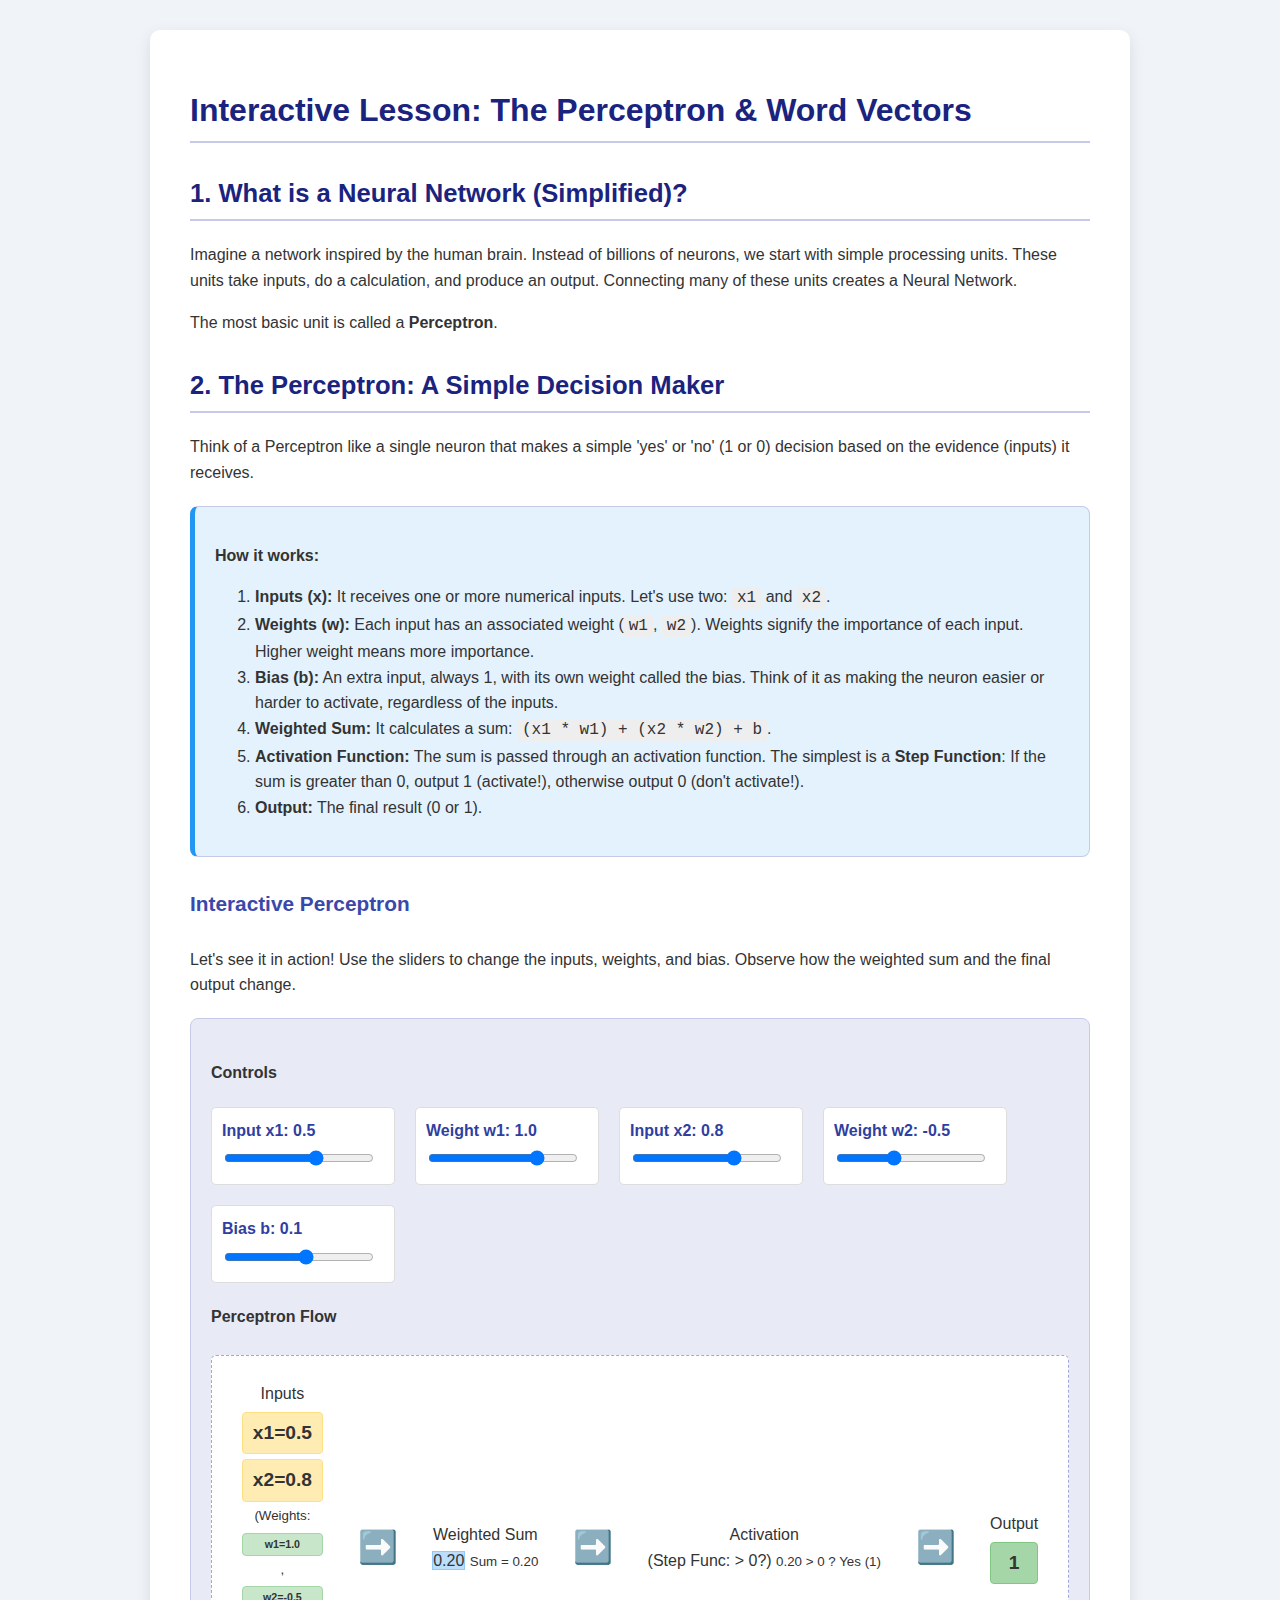
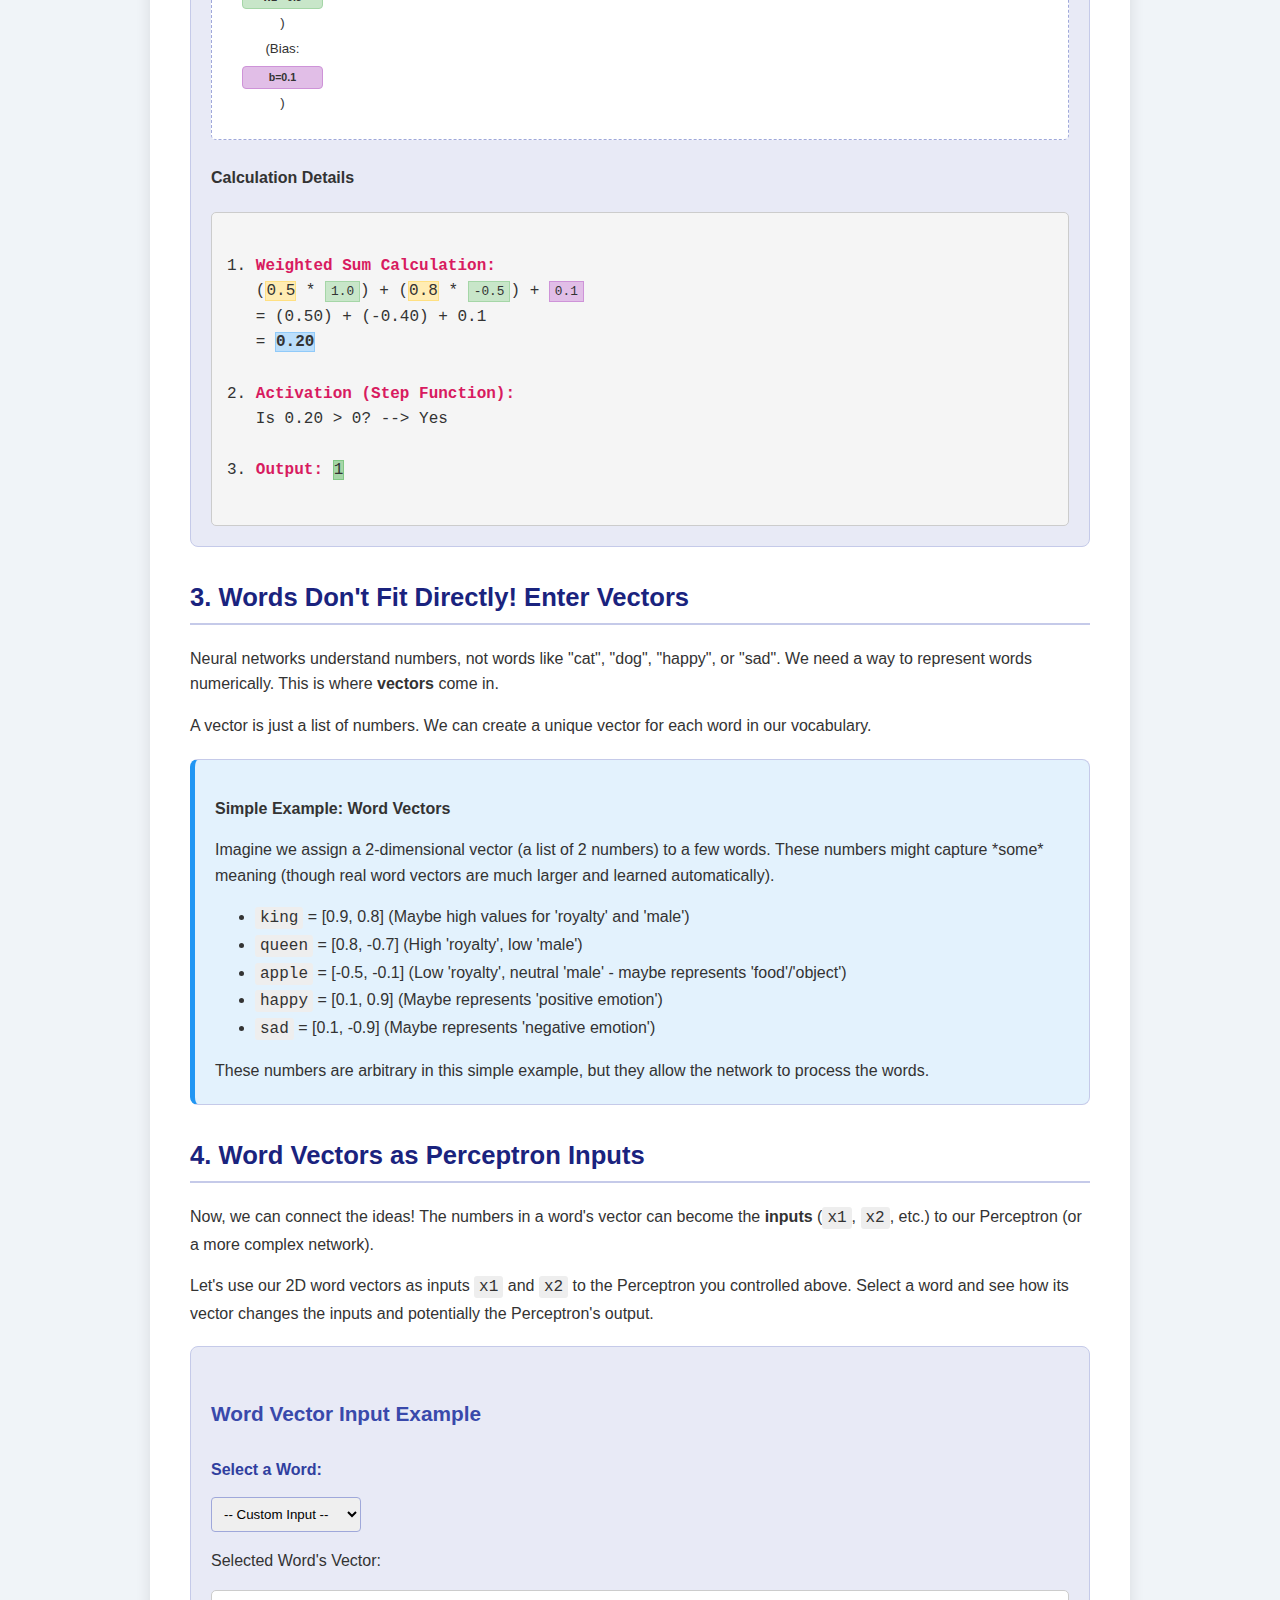
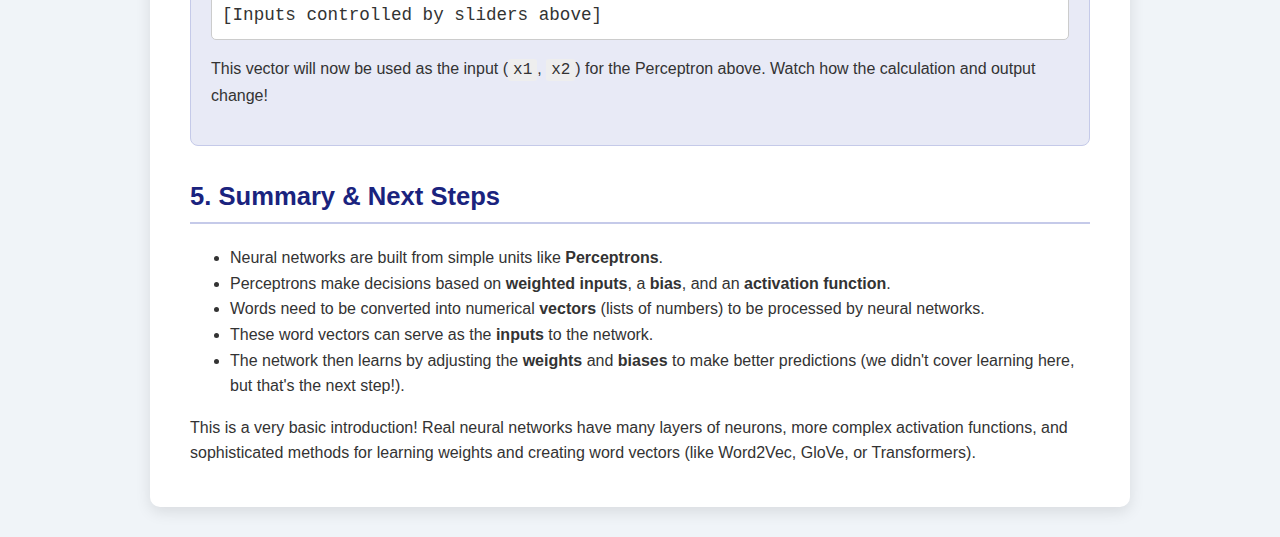
<file: approach3/code (1).html>
<!DOCTYPE html>
<html lang="en">
<head>
    <meta charset="UTF-8">
    <meta name="viewport" content="width=device-width, initial-scale=1.0">
    <title>Interactive Lesson: Perceptrons & Word Vectors</title>
    <style>
        body {
            font-family: 'Segoe UI', Tahoma, Geneva, Verdana, sans-serif;
            line-height: 1.6;
            margin: 0;
            padding: 0;
            background-color: #f0f4f8;
            color: #333;
            display: flex;
            justify-content: center;
        }
        .container {
            max-width: 900px;
            background: #fff;
            padding: 25px 40px;
            margin: 30px;
            border-radius: 10px;
            box-shadow: 0 5px 15px rgba(0,0,0,0.1);
        }
        h1, h2, h3 {
            color: #1a237e; /* Dark blue */
            border-bottom: 2px solid #c5cae9; /* Lighter blue */
            padding-bottom: 5px;
            margin-top: 30px;
        }
        h1 { font-size: 2em; }
        h2 { font-size: 1.6em; }
        h3 { font-size: 1.3em; color: #3949ab; border-bottom: none;}

        .interactive-area, .explanation, .vector-example {
            background-color: #e8eaf6; /* Light indigo */
            border: 1px solid #c5cae9; /* Indigo border */
            border-radius: 8px;
            padding: 20px;
            margin: 20px 0;
        }
        .explanation {
             background-color: #e3f2fd; /* Light blue */
             border-left: 5px solid #2196F3; /* Blue border */
        }

        .perceptron-diagram {
            display: flex;
            align-items: center;
            justify-content: space-around;
            margin: 25px 0;
            padding: 15px;
            background: #fff;
            border-radius: 5px;
            border: 1px dashed #9fa8da; /* Indigo dashed */
        }
        .perceptron-inputs, .perceptron-sum, .perceptron-activation, .perceptron-output {
            text-align: center;
            padding: 10px;
        }
        .perceptron-inputs span, .perceptron-output span {
            display: block;
            font-weight: bold;
            font-size: 1.2em;
            margin-top: 5px;
            padding: 5px 10px;
            border-radius: 4px;
        }
         .input-val { background-color: #ffecb3; border: 1px solid #ffe082; } /* Amber */
         .weight-val { background-color: #c8e6c9; border: 1px solid #a5d6a7; font-size: 0.8em !important; padding: 2px 5px !important; } /* Green */
         .bias-val { background-color: #e1bee7; border: 1px solid #ce93d8; font-size: 0.8em !important; padding: 2px 5px !important; } /* Purple */
         .sum-val { background-color: #bbdefb; border: 1px solid #90caf9; } /* Blue */
         .output-val { background-color: #ffcdd2; border: 1px solid #ef9a9a; } /* Red */
         .output-val.active { background-color: #a5d6a7; border: 1px solid #81c784; } /* Green */

        .arrow {
            font-size: 2em;
            color: #5c6bc0; /* Indigo */
            margin: 0 15px;
        }

        label {
            display: block;
            margin-bottom: 5px;
            font-weight: bold;
            color: #303f9f; /* Darker Indigo */
        }
        input[type="range"] {
            width: 150px;
            cursor: pointer;
            margin-right: 10px;
        }
        input[type="number"] {
            width: 60px;
            margin-left: 5px;
            padding: 3px;
        }
        select {
            padding: 8px;
            margin-top: 10px;
            min-width: 150px;
            border-radius: 4px;
            border: 1px solid #9fa8da;
        }

        .controls {
            display: flex;
            flex-wrap: wrap;
            gap: 20px;
            margin-bottom: 15px;
            align-items: center;
        }
        .control-group {
            background: #fff;
            padding: 10px;
            border-radius: 5px;
            border: 1px solid #ddd;
        }

        .calculation-display {
            font-family: 'Courier New', Courier, monospace;
            background-color: #f5f5f5;
            padding: 15px;
            border-radius: 5px;
            border: 1px solid #ccc;
            margin-top: 15px;
            white-space: pre-wrap;
            word-wrap: break-word;
        }
         .vector-display {
            font-family: 'Courier New', Courier, monospace;
            font-size: 1.1em;
            background-color: #fff;
            padding: 10px;
            border-radius: 5px;
            margin-top: 10px;
            border: 1px solid #ccc;
        }

        .highlight { color: #d81b60; font-weight: bold;} /* Pink */
        .code { font-family: 'Courier New', Courier, monospace; background-color: #eee; padding: 2px 5px; border-radius: 3px;}

    </style>
</head>
<body>
    <div class="container">
        <h1>Interactive Lesson: The Perceptron & Word Vectors</h1>

        <section>
            <h2>1. What is a Neural Network (Simplified)?</h2>
            <p>Imagine a network inspired by the human brain. Instead of billions of neurons, we start with simple processing units. These units take inputs, do a calculation, and produce an output. Connecting many of these units creates a Neural Network.</p>
            <p>The most basic unit is called a <strong>Perceptron</strong>.</p>
        </section>

        <section>
            <h2>2. The Perceptron: A Simple Decision Maker</h2>
            <p>Think of a Perceptron like a single neuron that makes a simple 'yes' or 'no' (1 or 0) decision based on the evidence (inputs) it receives.</p>

            <div class="explanation">
                <p><strong>How it works:</strong></p>
                <ol>
                    <li><strong>Inputs (x):</strong> It receives one or more numerical inputs. Let's use two: <code class="code">x1</code> and <code class="code">x2</code>.</li>
                    <li><strong>Weights (w):</strong> Each input has an associated weight (<code class="code">w1</code>, <code class="code">w2</code>). Weights signify the importance of each input. Higher weight means more importance.</li>
                    <li><strong>Bias (b):</strong> An extra input, always 1, with its own weight called the bias. Think of it as making the neuron easier or harder to activate, regardless of the inputs.</li>
                    <li><strong>Weighted Sum:</strong> It calculates a sum: <code class="code">(x1 * w1) + (x2 * w2) + b</code>.</li>
                    <li><strong>Activation Function:</strong> The sum is passed through an activation function. The simplest is a <strong>Step Function</strong>: If the sum is greater than 0, output 1 (activate!), otherwise output 0 (don't activate!).</li>
                    <li><strong>Output:</strong> The final result (0 or 1).</li>
                </ol>
            </div>

            <h3>Interactive Perceptron</h3>
            <p>Let's see it in action! Use the sliders to change the inputs, weights, and bias. Observe how the weighted sum and the final output change.</p>

            <div class="interactive-area">
                <h4>Controls</h4>
                <div class="controls">
                    <div class="control-group">
                        <label for="input1">Input x1: <span id="input1_val">0.5</span></label>
                        <input type="range" id="input1" name="input1" min="-2" max="2" value="0.5" step="0.1">
                    </div>
                     <div class="control-group">
                        <label for="weight1">Weight w1: <span id="weight1_val">1.0</span></label>
                        <input type="range" id="weight1" name="weight1" min="-2" max="2" value="1.0" step="0.1">
                    </div>
                     <div class="control-group">
                        <label for="input2">Input x2: <span id="input2_val">0.8</span></label>
                        <input type="range" id="input2" name="input2" min="-2" max="2" value="0.8" step="0.1">
                    </div>
                     <div class="control-group">
                        <label for="weight2">Weight w2: <span id="weight2_val">-0.5</span></label>
                        <input type="range" id="weight2" name="weight2" min="-2" max="2" value="-0.5" step="0.1">
                    </div>
                    <div class="control-group">
                        <label for="bias">Bias b: <span id="bias_val">0.1</span></label>
                        <input type="range" id="bias" name="bias" min="-1" max="1" value="0.1" step="0.1">
                    </div>
                </div>

                <h4>Perceptron Flow</h4>
                <div class="perceptron-diagram">
                    <div class="perceptron-inputs">
                        Inputs<br>
                        <span class="input-val" id="display_x1">x1=0.5</span>
                        <span class="input-val" id="display_x2">x2=0.8</span>
                         <small>(Weights: <span class="weight-val" id="display_w1">w1=1.0</span>, <span class="weight-val" id="display_w2">w2=-0.5</span>)</small><br>
                         <small>(Bias: <span class="bias-val" id="display_b">b=0.1</span>)</small>
                    </div>
                    <div class="arrow">➡️</div>
                    <div class="perceptron-sum">
                        Weighted Sum<br>
                        <span class="sum-val" id="display_sum">?</span>
                        <small id="calculation-step1"></small>
                    </div>
                     <div class="arrow">➡️</div>
                     <div class="perceptron-activation">
                        Activation<br>(Step Func: > 0?)
                        <small id="calculation-step2"></small>
                    </div>
                    <div class="arrow">➡️</div>
                    <div class="perceptron-output">
                        Output<br>
                        <span class="output-val" id="display_output">?</span>
                    </div>
                </div>

                <h4>Calculation Details</h4>
                <div class="calculation-display" id="calculation-details">
                    Calculating...
                </div>
            </div>
        </section>

        <section>
            <h2>3. Words Don't Fit Directly! Enter Vectors</h2>
            <p>Neural networks understand numbers, not words like "cat", "dog", "happy", or "sad". We need a way to represent words numerically. This is where <strong>vectors</strong> come in.</p>
            <p>A vector is just a list of numbers. We can create a unique vector for each word in our vocabulary.</p>

            <div class="explanation">
                <p><strong>Simple Example: Word Vectors</strong></p>
                Imagine we assign a 2-dimensional vector (a list of 2 numbers) to a few words. These numbers might capture *some* meaning (though real word vectors are much larger and learned automatically).
                <ul>
                    <li><code class="code">king</code> = [0.9, 0.8] (Maybe high values for 'royalty' and 'male')</li>
                    <li><code class="code">queen</code> = [0.8, -0.7] (High 'royalty', low 'male')</li>
                    <li><code class="code">apple</code> = [-0.5, -0.1] (Low 'royalty', neutral 'male' - maybe represents 'food'/'object')</li>
                    <li><code class="code">happy</code> = [0.1, 0.9] (Maybe represents 'positive emotion')</li>
                     <li><code class="code">sad</code> = [0.1, -0.9] (Maybe represents 'negative emotion')</li>
                </ul>
                These numbers are arbitrary in this simple example, but they allow the network to process the words.
            </div>
        </section>

         <section>
            <h2>4. Word Vectors as Perceptron Inputs</h2>
            <p>Now, we can connect the ideas! The numbers in a word's vector can become the <strong>inputs</strong> (<code class="code">x1</code>, <code class="code">x2</code>, etc.) to our Perceptron (or a more complex network).</p>
            <p>Let's use our 2D word vectors as inputs <code class="code">x1</code> and <code class="code">x2</code> to the Perceptron you controlled above. Select a word and see how its vector changes the inputs and potentially the Perceptron's output.</p>

            <div class="vector-example interactive-area">
                <h3>Word Vector Input Example</h3>
                <label for="wordSelect">Select a Word:</label>
                <select id="wordSelect">
                    <option value="custom">-- Custom Input --</option>
                    <option value="king">king</option>
                    <option value="queen">queen</option>
                    <option value="apple">apple</option>
                    <option value="happy">happy</option>
                    <option value="sad">sad</option>
                </select>

                <p>Selected Word's Vector:</p>
                <div class="vector-display" id="vectorDisplay">[?, ?]</div>

                <p>This vector will now be used as the input (<code class="code">x1</code>, <code class="code">x2</code>) for the Perceptron above. Watch how the calculation and output change!</p>
            </div>
        </section>

        <section>
            <h2>5. Summary & Next Steps</h2>
            <ul>
                <li>Neural networks are built from simple units like <strong>Perceptrons</strong>.</li>
                <li>Perceptrons make decisions based on <strong>weighted inputs</strong>, a <strong>bias</strong>, and an <strong>activation function</strong>.</li>
                <li>Words need to be converted into numerical <strong>vectors</strong> (lists of numbers) to be processed by neural networks.</li>
                <li>These word vectors can serve as the <strong>inputs</strong> to the network.</li>
                <li>The network then learns by adjusting the <strong>weights</strong> and <strong>biases</strong> to make better predictions (we didn't cover learning here, but that's the next step!).</li>
            </ul>
            <p>This is a very basic introduction! Real neural networks have many layers of neurons, more complex activation functions, and sophisticated methods for learning weights and creating word vectors (like Word2Vec, GloVe, or Transformers).</p>
        </section>
    </div>

    <script>
        // --- DOM Elements ---
        const input1Slider = document.getElementById('input1');
        const weight1Slider = document.getElementById('weight1');
        const input2Slider = document.getElementById('input2');
        const weight2Slider = document.getElementById('weight2');
        const biasSlider = document.getElementById('bias');

        const input1ValSpan = document.getElementById('input1_val');
        const weight1ValSpan = document.getElementById('weight1_val');
        const input2ValSpan = document.getElementById('input2_val');
        const weight2ValSpan = document.getElementById('weight2_val');
        const biasValSpan = document.getElementById('bias_val');

        const displayX1 = document.getElementById('display_x1');
        const displayW1 = document.getElementById('display_w1');
        const displayX2 = document.getElementById('display_x2');
        const displayW2 = document.getElementById('display_w2');
        const displayB = document.getElementById('display_b');
        const displaySum = document.getElementById('display_sum');
        const displayOutput = document.getElementById('display_output');
        const calculationDetailsDiv = document.getElementById('calculation-details');
        const calculationStep1 = document.getElementById('calculation-step1');
        const calculationStep2 = document.getElementById('calculation-step2');

        const wordSelect = document.getElementById('wordSelect');
        const vectorDisplay = document.getElementById('vectorDisplay');

        // --- Word Vectors ---
        const wordVectors = {
            king: [0.9, 0.8],
            queen: [0.85, -0.7],
            apple: [-0.6, -0.1],
            happy: [0.1, 0.9],
            sad: [0.1, -0.9],
            // Add more words if desired
        };

        // --- Functions ---

        function calculatePerceptron() {
            // Get current values
            const x1 = parseFloat(input1Slider.value);
            const w1 = parseFloat(weight1Slider.value);
            const x2 = parseFloat(input2Slider.value);
            const w2 = parseFloat(weight2Slider.value);
            const b = parseFloat(biasSlider.value);

            // Update display spans for sliders
            input1ValSpan.textContent = x1.toFixed(1);
            weight1ValSpan.textContent = w1.toFixed(1);
            input2ValSpan.textContent = x2.toFixed(1);
            weight2ValSpan.textContent = w2.toFixed(1);
            biasValSpan.textContent = b.toFixed(1);

             // Update diagram inputs/weights/bias display
             displayX1.textContent = `x1=${x1.toFixed(1)}`;
             displayW1.textContent = `w1=${w1.toFixed(1)}`;
             displayX2.textContent = `x2=${x2.toFixed(1)}`;
             displayW2.textContent = `w2=${w2.toFixed(1)}`;
             displayB.textContent = `b=${b.toFixed(1)}`;

            // Calculate weighted sum
            const sum = (x1 * w1) + (x2 * w2) + b;

            // Apply activation function (Step Function)
            const output = sum > 0 ? 1 : 0;

            // Update displays
            displaySum.textContent = sum.toFixed(2);
            displayOutput.textContent = output;

             calculationStep1.textContent = `Sum = ${sum.toFixed(2)}`;
             calculationStep2.textContent = `${sum.toFixed(2)} > 0 ? ${output === 1 ? 'Yes (1)' : 'No (0)'}`;


            // Update calculation details
            calculationDetailsDiv.innerHTML = `
1. <strong class="highlight">Weighted Sum Calculation:</strong>
   (<span class="input-val">${x1.toFixed(1)}</span> * <span class="weight-val">${w1.toFixed(1)}</span>) + (<span class="input-val">${x2.toFixed(1)}</span> * <span class="weight-val">${w2.toFixed(1)}</span>) + <span class="bias-val">${b.toFixed(1)}</span>
   = (${(x1 * w1).toFixed(2)}) + (${(x2 * w2).toFixed(2)}) + ${b.toFixed(1)}
   = <strong class="sum-val">${sum.toFixed(2)}</strong>

2. <strong class="highlight">Activation (Step Function):</strong>
   Is ${sum.toFixed(2)} > 0? --> ${sum > 0 ? 'Yes' : 'No'}

3. <strong class="highlight">Output:</strong> <span class="output-val ${output === 1 ? 'active' : ''}">${output}</span>
            `;

            // Style the output display
            displayOutput.classList.toggle('active', output === 1);
        }

        function updateWordSelection() {
            const selectedWord = wordSelect.value;

            if (selectedWord === 'custom') {
                vectorDisplay.textContent = "[Inputs controlled by sliders above]";
                // Don't change sliders - let user control them
                input1Slider.disabled = false;
                input2Slider.disabled = false;
            } else {
                const vector = wordVectors[selectedWord];
                if (vector) {
                    vectorDisplay.textContent = `[${vector[0]}, ${vector[1]}]`;

                    // *** Update the Perceptron's input sliders ***
                    input1Slider.value = vector[0];
                    input2Slider.value = vector[1];

                    // Disable sliders when a word is selected
                    input1Slider.disabled = true;
                    input2Slider.disabled = true;

                    // Trigger recalculation
                    calculatePerceptron();
                } else {
                    vectorDisplay.textContent = "[Vector not found]";
                    input1Slider.disabled = false;
                    input2Slider.disabled = false;
                }
            }
             // Ensure sliders update display even if disabled
            input1ValSpan.textContent = parseFloat(input1Slider.value).toFixed(1);
            input2ValSpan.textContent = parseFloat(input2Slider.value).toFixed(1);
            // Always recalculate when selection changes
            calculatePerceptron();
        }


        // --- Event Listeners ---
        input1Slider.addEventListener('input', calculatePerceptron);
        weight1Slider.addEventListener('input', calculatePerceptron);
        input2Slider.addEventListener('input', calculatePerceptron);
        weight2Slider.addEventListener('input', calculatePerceptron);
        biasSlider.addEventListener('input', calculatePerceptron);

        wordSelect.addEventListener('change', updateWordSelection);

        // --- Initial Calculation ---
        // Initialize word selection first (might disable sliders)
        updateWordSelection();
        // Then run initial calculation with potentially updated inputs
        // calculatePerceptron(); // updateWordSelection calls this already

    </script>
</body>
</html>
</file>
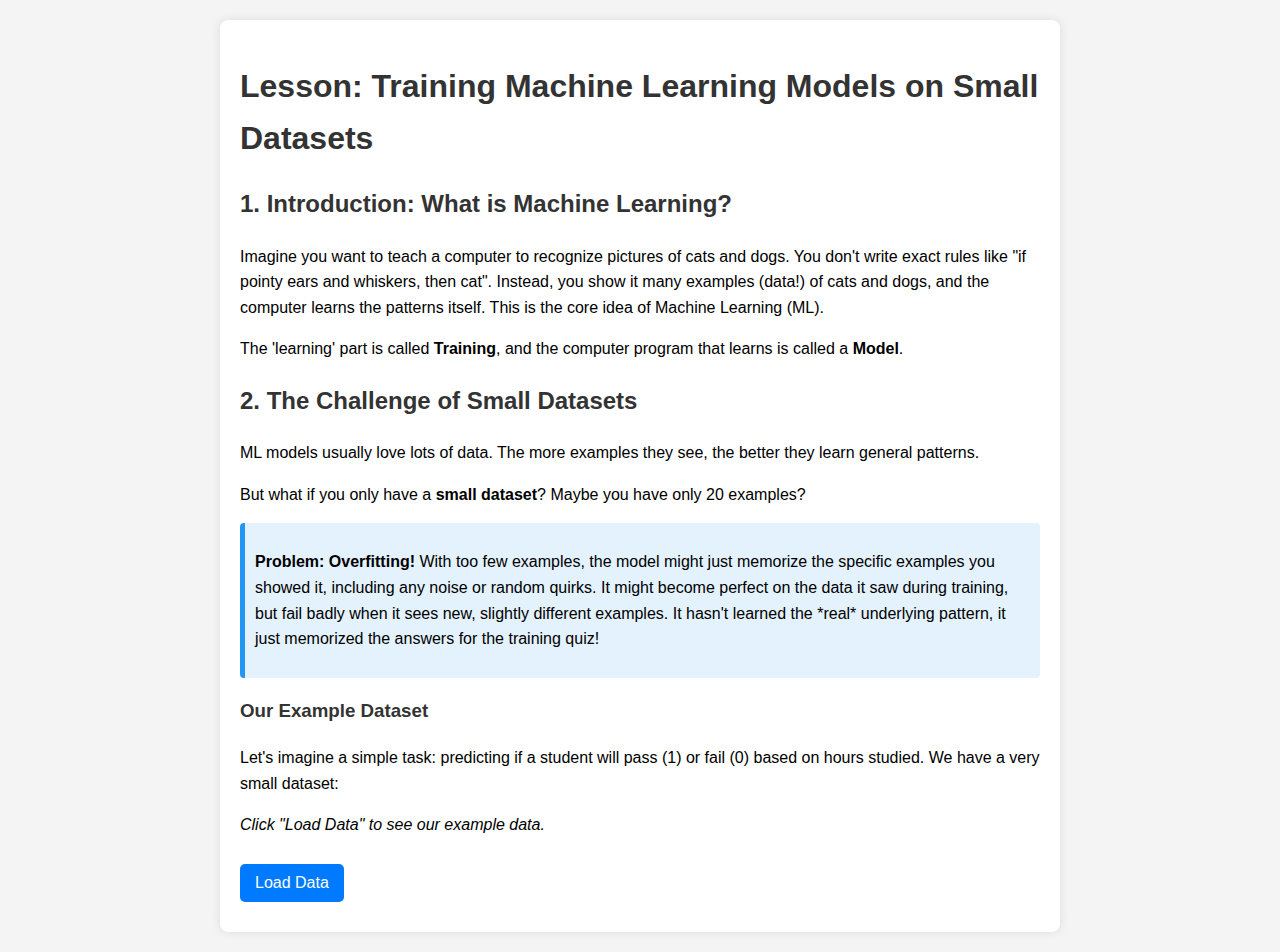
<file: approach3/code.html>
<!DOCTYPE html>
<html lang="en">
<head>
    <meta charset="UTF-8">
    <meta name="viewport" content="width=device-width, initial-scale=1.0">
    <title>Lesson: Training on Small Datasets</title>
    <style>
        body {
            font-family: sans-serif;
            line-height: 1.6;
            margin: 20px;
            background-color: #f4f4f4;
        }
        .container {
            max-width: 800px;
            margin: auto;
            background: #fff;
            padding: 20px;
            border-radius: 8px;
            box-shadow: 0 0 10px rgba(0,0,0,0.1);
        }
        h1, h2, h3 {
            color: #333;
        }
        button {
            background-color: #007bff;
            color: white;
            border: none;
            padding: 10px 15px;
            border-radius: 5px;
            cursor: pointer;
            margin: 10px 5px 10px 0;
            font-size: 1em;
        }
        button:hover {
            background-color: #0056b3;
        }
        button:disabled {
            background-color: #cccccc;
            cursor: not-allowed;
        }
        pre {
            background-color: #eee;
            padding: 15px;
            border-radius: 5px;
            border: 1px solid #ddd;
            overflow-x: auto; /* Handle long lines */
            white-space: pre-wrap; /* Wrap lines */
            word-wrap: break-word; /* Break long words */
        }
        .output-section {
            margin-top: 15px;
            border-top: 1px solid #ccc;
            padding-top: 15px;
        }
        .data-point {
            display: inline-block;
            border: 1px solid #ccc;
            padding: 5px;
            margin: 3px;
            border-radius: 4px;
            font-size: 0.9em;
        }
        .data-point.positive { background-color: #c8e6c9; border-color: #a5d6a7;} /* Greenish */
        .data-point.negative { background-color: #ffcdd2; border-color: #ef9a9a;} /* Reddish */
        .split-container {
            display: flex;
            gap: 20px;
            margin-top: 15px;
        }
        .split-column {
            flex: 1;
            border: 1px dashed #aaa;
            padding: 10px;
            border-radius: 5px;
            min-height: 100px; /* Ensure visibility even when empty */
        }
        .accuracy {
            font-weight: bold;
            font-size: 1.1em;
            margin-top: 10px;
        }
        .explanation {
            background-color: #e3f2fd; /* Light blue */
            border-left: 5px solid #2196F3; /* Blue border */
            padding: 10px;
            margin: 15px 0;
            border-radius: 4px;
        }
    </style>
</head>
<body>
    <div class="container">
        <h1>Lesson: Training Machine Learning Models on Small Datasets</h1>

        <section>
            <h2>1. Introduction: What is Machine Learning?</h2>
            <p>Imagine you want to teach a computer to recognize pictures of cats and dogs. You don't write exact rules like "if pointy ears and whiskers, then cat". Instead, you show it many examples (data!) of cats and dogs, and the computer learns the patterns itself. This is the core idea of Machine Learning (ML).</p>
            <p>The 'learning' part is called <strong>Training</strong>, and the computer program that learns is called a <strong>Model</strong>.</p>
        </section>

        <section>
            <h2>2. The Challenge of Small Datasets</h2>
            <p>ML models usually love lots of data. The more examples they see, the better they learn general patterns.</p>
            <p>But what if you only have a <strong>small dataset</strong>? Maybe you have only 20 examples?</p>
            <div class="explanation">
                <p><strong>Problem: Overfitting!</strong> With too few examples, the model might just memorize the specific examples you showed it, including any noise or random quirks. It might become perfect on the data it saw during training, but fail badly when it sees new, slightly different examples. It hasn't learned the *real* underlying pattern, it just memorized the answers for the training quiz!</p>
            </div>

            <h3>Our Example Dataset</h3>
            <p>Let's imagine a simple task: predicting if a student will pass (1) or fail (0) based on hours studied. We have a very small dataset:</p>
            <div id="initialDataDisplay">
                <p><i>Click "Load Data" to see our example data.</i></p>
            </div>
            <button id="loadDataBtn">Load Data</button>
        </section>

        <section id="splittingSection" style="display: none;">
            <h2>3. The Solution: Splitting Your Data</h2>
            <p>To check if our model is truly learning or just memorizing, we need a way to test it on data it has <strong>never seen before</strong> during training.</p>
            <p>The standard approach is to split our small dataset into two parts:</p>
            <ul>
                <li><strong>Training Set:</strong> Used to train the model (let it learn the patterns). Usually the larger part (e.g., 70-80%).</li>
                <li><strong>Test Set (or Validation Set):</strong> Kept separate during training. Used *only* at the end to evaluate how well the model performs on unseen data. This gives us an unbiased idea of its real-world performance.</li>
            </ul>
            <div class="explanation">
                <p>Think of it like studying for an exam. The textbook chapters and practice problems you use to study are your <strong>Training Set</strong>. The final exam, which has questions you haven't seen before, is your <strong>Test Set</strong>. Doing well on the exam proves you actually learned, not just memorized the practice problems.</p>
            </div>
            <button id="splitDataBtn" disabled>Split Data (e.g., 80% Train / 20% Test)</button>

            <div class="output-section split-container">
                <div class="split-column">
                    <h3>Training Set</h3>
                    <div id="trainSetDisplay"><p><i>Data will appear here after splitting.</i></p></div>
                </div>
                <div class="split-column">
                    <h3>Test Set</h3>
                    <div id="testSetDisplay"><p><i>Data will appear here after splitting.</i></p></div>
                </div>
            </div>
        </section>

        <section id="trainingSection" style="display: none;">
            <h2>4. Training the Model (A Simple Example)</h2>
            <p>Now, we use <strong>only the Training Set</strong> to 'train' our model. For our simple example, let's say our model tries to find a 'threshold' of study hours. If a student studies more than the threshold, it predicts 'Pass (1)', otherwise 'Fail (0)'.</p>
            <p>The model looks at the training data and picks a threshold that seems to work best for *that specific data*.</p>
            <div class="explanation">
              <p><strong>Important:</strong> We are simulating a very, very simple model here! Real ML models are much more complex, but the principle of learning from the training data is the same.</p>
            </div>
            <button id="trainModelBtn" disabled>Train Simple Model</button>
            <div class="output-section">
                <h3>Model Learned</h3>
                <div id="modelRuleDisplay"><p><i>The model's learned 'rule' will appear here.</i></p></div>
            </div>
        </section>

        <section id="testingSection" style="display: none;">
            <h2>5. Testing the Model (The Moment of Truth!)</h2>
            <p>Our model has learned a rule based on the Training Set. Now, we use the <strong>Test Set</strong> (which the model has never seen!) to evaluate its performance.</p>
            <p>We apply the learned rule to each data point in the Test Set and compare the model's prediction to the actual outcome (Pass/Fail).</p>
            <button id="testModelBtn" disabled>Test Model on Test Set</button>
            <div class="output-section">
                <h3>Test Results</h3>
                <div id="testResultDisplay"><p><i>Predictions vs Actual results will appear here.</i></p></div>
                <div id="accuracyDisplay" class="accuracy"></div>
            </div>
            <div class="explanation">
              <p>The accuracy on the test set gives us a realistic measure of how well our model generalizes to new data. If accuracy is high, the model learned well. If it's low (especially if training performance *seemed* high), the model likely overfitted the small training set.</p>
            </div>
        </section>

        <section id="summarySection" style="display: none;">
            <h2>6. Summary & Key Takeaways for Small Data</h2>
            <ul>
                <li>Small datasets increase the risk of <strong>overfitting</strong> (memorizing training data instead of learning general patterns).</li>
                <li><strong>Splitting data</strong> into Training and Test sets is crucial, especially with small data, to get an unbiased evaluation of the model.</li>
                <li>Train the model <strong>only</strong> on the Training Set.</li>
                <li>Evaluate the final model <strong>only</strong> on the Test Set.</li>
                <li>The Test Set performance tells you how well your model is likely to do on new, unseen data.</li>
            </ul>
            <p><strong>What else can help with small data?</strong> Techniques like Cross-Validation (splitting data in multiple ways), Data Augmentation (creating more data artificially), or choosing simpler models are often used, but the train/test split is the fundamental first step!</p>
            <button id="resetBtn">Reset Lesson</button>
        </section>
    </div>

    <script>
        // --- Data ---
        // Simple dataset: { hoursStudied: number, passed: 0 or 1 }
        let fullDataset = [];
        const originalDataset = [
            { hours: 1, passed: 0 }, { hours: 1.5, passed: 0 },
            { hours: 2, passed: 0 }, { hours: 2.5, passed: 1 },
            { hours: 3, passed: 0 }, { hours: 3.5, passed: 1 },
            { hours: 4, passed: 1 }, { hours: 4.5, passed: 0 }, // Added some noise/exceptions
            { hours: 5, passed: 1 }, { hours: 5.5, passed: 1 },
            { hours: 6, passed: 1 }, { hours: 0.5, passed: 0 },
            { hours: 7, passed: 1 }, { hours: 2.8, passed: 1 },
            { hours: 4.2, passed: 1 }
        ];

        let trainSet = [];
        let testSet = [];
        let modelRule = null; // Will store the learned threshold

        // --- DOM Elements ---
        const loadDataBtn = document.getElementById('loadDataBtn');
        const splitDataBtn = document.getElementById('splitDataBtn');
        const trainModelBtn = document.getElementById('trainModelBtn');
        const testModelBtn = document.getElementById('testModelBtn');
        const resetBtn = document.getElementById('resetBtn');

        const initialDataDisplay = document.getElementById('initialDataDisplay');
        const trainSetDisplay = document.getElementById('trainSetDisplay');
        const testSetDisplay = document.getElementById('testSetDisplay');
        const modelRuleDisplay = document.getElementById('modelRuleDisplay');
        const testResultDisplay = document.getElementById('testResultDisplay');
        const accuracyDisplay = document.getElementById('accuracyDisplay');

        const splittingSection = document.getElementById('splittingSection');
        const trainingSection = document.getElementById('trainingSection');
        const testingSection = document.getElementById('testingSection');
        const summarySection = document.getElementById('summarySection');

        // --- Functions ---

        function formatDataPoint(point) {
            const outcome = point.passed === 1 ? 'Pass' : 'Fail';
            const cssClass = point.passed === 1 ? 'positive' : 'negative';
            // Add prediction if available
            let predictionText = '';
            if (point.predicted !== undefined) {
                 const predictionOutcome = point.predicted === 1 ? 'Pass' : 'Fail';
                 const correct = point.predicted === point.passed;
                 predictionText = ` | Predicted: ${predictionOutcome} ${correct ? '✅' : '❌'}`;
            }
            return `<span class="data-point ${cssClass}">(Hours: ${point.hours}, Result: ${outcome}${predictionText})</span>`;
        }

        function displayData(element, data) {
             if (data.length === 0) {
                 element.innerHTML = "<p><i>No data to display.</i></p>";
                 return;
             }
             element.innerHTML = data.map(formatDataPoint).join(' ');
        }

        function loadData() {
            fullDataset = [...originalDataset]; // Create a copy
            displayData(initialDataDisplay, fullDataset);
            loadDataBtn.disabled = true;
            splitDataBtn.disabled = false;
            splittingSection.style.display = 'block';
            trainingSection.style.display = 'none';
            testingSection.style.display = 'none';
            summarySection.style.display = 'none';
            // Clear subsequent steps
            trainSetDisplay.innerHTML = "<p><i>Data will appear here after splitting.</i></p>";
            testSetDisplay.innerHTML = "<p><i>Data will appear here after splitting.</i></p>";
            modelRuleDisplay.innerHTML = "<p><i>The model's learned 'rule' will appear here.</i></p>";
            testResultDisplay.innerHTML = "<p><i>Predictions vs Actual results will appear here.</i></p>";
            accuracyDisplay.textContent = '';
        }

        function splitData() {
            // Simple Shuffle (Fisher-Yates)
            let shuffled = [...fullDataset];
            for (let i = shuffled.length - 1; i > 0; i--) {
                const j = Math.floor(Math.random() * (i + 1));
                [shuffled[i], shuffled[j]] = [shuffled[j], shuffled[i]];
            }

            // Split (e.g., 80% train, 20% test)
            const splitIndex = Math.ceil(shuffled.length * 0.8);
            trainSet = shuffled.slice(0, splitIndex);
            testSet = shuffled.slice(splitIndex);

             // Ensure test set has at least one item if possible
            if (testSet.length === 0 && trainSet.length > 0) {
                 testSet.push(trainSet.pop());
            }
             // Ensure train set has at least one item if possible
             if (trainSet.length === 0 && testSet.length > 0) {
                 trainSet.push(testSet.pop());
             }


            displayData(trainSetDisplay, trainSet);
            displayData(testSetDisplay, testSet);

            splitDataBtn.disabled = true;
            trainModelBtn.disabled = false;
            testModelBtn.disabled = true; // Can't test before training
            trainingSection.style.display = 'block';
            testingSection.style.display = 'none';
            summarySection.style.display = 'none';
        }

        function trainModel() {
            // VERY Simple Model: Find a threshold for 'hours'
            // Try thresholds between min and max hours in the training set
            if (trainSet.length === 0) {
                modelRuleDisplay.innerHTML = "<p>Cannot train on an empty training set!</p>";
                trainModelBtn.disabled = true;
                return;
            }

            let bestThreshold = 0;
            let bestAccuracy = -1;

            // Get unique hour values present in training data to test as thresholds
            const hourValues = [...new Set(trainSet.map(p => p.hours))].sort((a, b) => a - b);
            const potentialThresholds = [];
            // Consider thresholds halfway between points
             potentialThresholds.push(hourValues[0] - 0.1); // Threshold below the minimum
            for(let i=0; i < hourValues.length - 1; i++){
                potentialThresholds.push((hourValues[i] + hourValues[i+1]) / 2);
            }
            potentialThresholds.push(hourValues[hourValues.length - 1] + 0.1); // Threshold above maximum

            for (const threshold of potentialThresholds) {
                let correctCount = 0;
                for (const point of trainSet) {
                    const prediction = point.hours > threshold ? 1 : 0;
                    if (prediction === point.passed) {
                        correctCount++;
                    }
                }
                const accuracy = correctCount / trainSet.length;
                if (accuracy >= bestAccuracy) { // >= prefers higher thresholds for tie-breaking
                    bestAccuracy = accuracy;
                    bestThreshold = threshold;
                }
            }

            modelRule = { threshold: bestThreshold };
            modelRuleDisplay.innerHTML = `<p>Learned Rule: Predict PASS (1) if Hours Studied > <strong>${bestThreshold.toFixed(2)}</strong>, otherwise predict FAIL (0).</p> <p>(This rule achieved ${ (bestAccuracy * 100).toFixed(1) }% accuracy on the <i>Training Set</i>).</p>`;

            trainModelBtn.disabled = true;
            testModelBtn.disabled = (testSet.length === 0); // Disable if test set is empty
            testingSection.style.display = 'block';
            summarySection.style.display = 'none';
        }

        function testModel() {
            if (!modelRule || testSet.length === 0) {
                testResultDisplay.innerHTML = "<p>Cannot test model. No rule learned or test set is empty.</p>";
                testModelBtn.disabled = true;
                return;
            }

            let correctCount = 0;
            const testResultsWithPredictions = [];

            for (const point of testSet) {
                const prediction = point.hours > modelRule.threshold ? 1 : 0;
                if (prediction === point.passed) {
                    correctCount++;
                }
                // Add prediction to the point object for display
                testResultsWithPredictions.push({...point, predicted: prediction });
            }

            const accuracy = testSet.length > 0 ? (correctCount / testSet.length) : 0;

            // Display results with predictions and correctness indicators
            displayData(testResultDisplay, testResultsWithPredictions);

            accuracyDisplay.textContent = `Test Set Accuracy: ${correctCount} / ${testSet.length} = ${(accuracy * 100).toFixed(1)}%`;

            testModelBtn.disabled = true;
            summarySection.style.display = 'block';
        }

        function resetLesson() {
            fullDataset = [];
            trainSet = [];
            testSet = [];
            modelRule = null;

            initialDataDisplay.innerHTML = "<p><i>Click \"Load Data\" to see our example data.</i></p>";
            trainSetDisplay.innerHTML = "<p><i>Data will appear here after splitting.</i></p>";
            testSetDisplay.innerHTML = "<p><i>Data will appear here after splitting.</i></p>";
            modelRuleDisplay.innerHTML = "<p><i>The model's learned 'rule' will appear here.</i></p>";
            testResultDisplay.innerHTML = "<p><i>Predictions vs Actual results will appear here.</i></p>";
            accuracyDisplay.textContent = '';

            loadDataBtn.disabled = false;
            splitDataBtn.disabled = true;
            trainModelBtn.disabled = true;
            testModelBtn.disabled = true;

            splittingSection.style.display = 'none';
            trainingSection.style.display = 'none';
            testingSection.style.display = 'none';
            summarySection.style.display = 'none';
        }


        // --- Event Listeners ---
        loadDataBtn.addEventListener('click', loadData);
        splitDataBtn.addEventListener('click', splitData);
        trainModelBtn.addEventListener('click', trainModel);
        testModelBtn.addEventListener('click', testModel);
        resetBtn.addEventListener('click', resetLesson);

        // --- Initial State ---
        // (Handled by default HTML and CSS, resetLesson structure)

    </script>
</body>
</html>
</file>
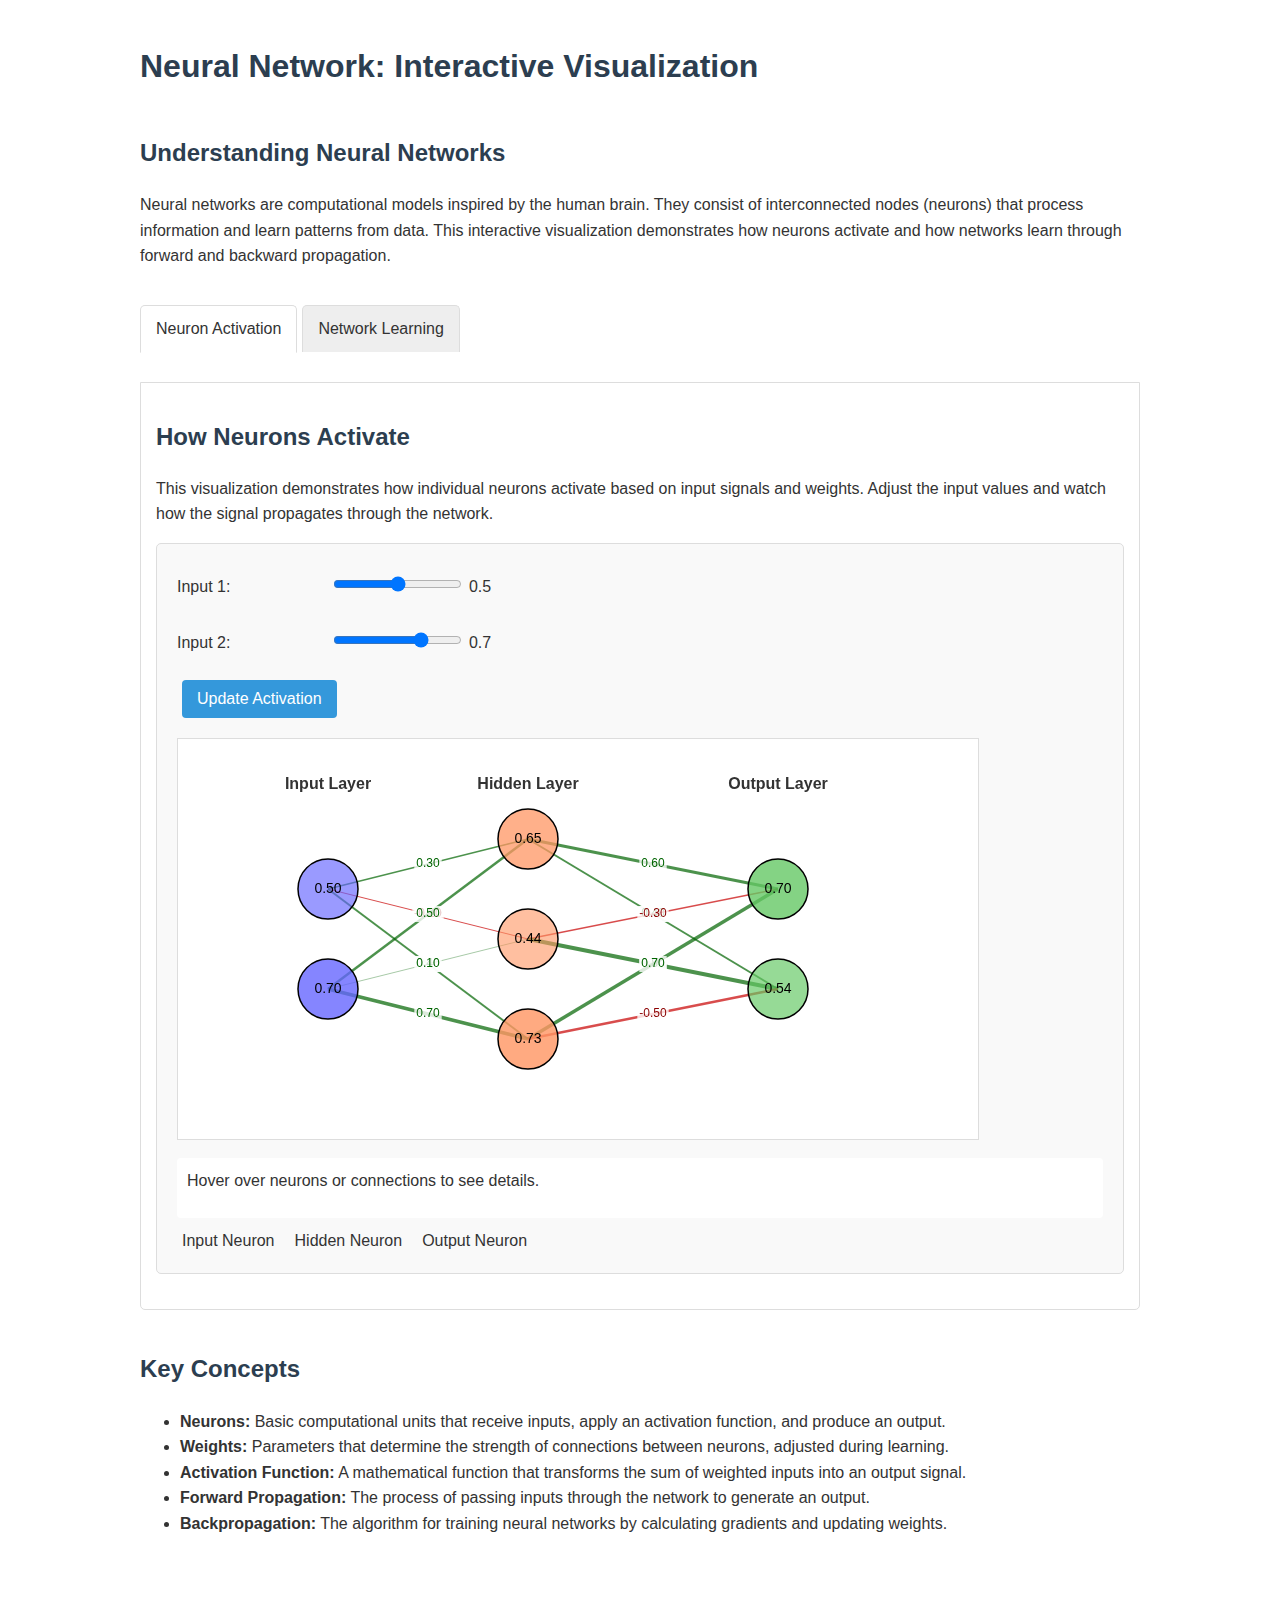
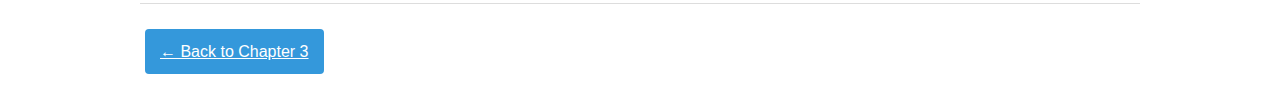
<file: approach3/neural_network_interactive.html>
<!DOCTYPE html>
<html lang="en">
  <head>
    <meta charset="UTF-8" />
    <meta name="viewport" content="width=device-width, initial-scale=1.0" />
    <title>Neural Network: Interactive Visualization</title>
    <style>
      body {
        font-family: Arial, sans-serif;
        line-height: 1.6;
        margin: 0;
        padding: 20px;
        color: #333;
        max-width: 1000px;
        margin: 0 auto;
      }
      h1,
      h2,
      h3 {
        color: #2c3e50;
      }
      .container {
        display: flex;
        flex-direction: column;
        gap: 20px;
      }
      .demo-box {
        border: 1px solid #ddd;
        padding: 20px;
        border-radius: 5px;
        background-color: #f9f9f9;
        margin-bottom: 20px;
      }
      .btn {
        background-color: #3498db;
        color: white;
        border: none;
        padding: 10px 15px;
        border-radius: 4px;
        cursor: pointer;
        font-size: 16px;
        margin: 5px;
      }
      .btn:hover {
        background-color: #2980b9;
      }
      canvas {
        border: 1px solid #ddd;
        background-color: white;
      }
      .controls {
        display: flex;
        flex-wrap: wrap;
        gap: 10px;
        margin-bottom: 15px;
      }
      .slider-container {
        margin: 10px 0;
        width: 100%;
      }
      .slider-container label {
        display: inline-block;
        width: 150px;
      }
      .navigation {
        display: flex;
        justify-content: space-between;
        margin-top: 30px;
        padding-top: 20px;
        border-top: 1px solid #ddd;
      }
      #info-panel {
        background-color: #fff;
        padding: 10px;
        border-radius: 4px;
        margin-top: 10px;
        min-height: 40px;
      }
      .legend {
        margin-top: 10px;
        display: flex;
        flex-wrap: wrap;
        gap: 15px;
      }
      .legend-item {
        display: flex;
        align-items: center;
        gap: 5px;
      }
      .legend-color {
        width: a16px;
        height: 16px;
        border-radius: 3px;
      }
      .neuron-info {
        margin-top: 10px;
        padding: 10px;
        background-color: #f0f0f0;
        border-radius: 4px;
      }
      .tabs {
        display: flex;
        margin-bottom: 10px;
      }
      .tab {
        padding: 10px 15px;
        background-color: #eee;
        cursor: pointer;
        border: 1px solid #ddd;
        border-bottom: none;
        border-radius: 5px 5px 0 0;
        margin-right: 5px;
      }
      .tab.active {
        background-color: #fff;
        border-bottom: 1px solid #fff;
        margin-bottom: -1px;
        z-index: 1;
      }
      .tab-content {
        display: none;
        padding: 15px;
        border: 1px solid #ddd;
        border-radius: 0 0 5px 5px;
      }
      .tab-content.active {
        display: block;
      }
    </style>
  </head>
  <body>
    <h1>Neural Network: Interactive Visualization</h1>

    <div class="container">
      <section>
        <h2>Understanding Neural Networks</h2>
        <p>
          Neural networks are computational models inspired by the human brain.
          They consist of interconnected nodes (neurons) that process
          information and learn patterns from data. This interactive
          visualization demonstrates how neurons activate and how networks learn
          through forward and backward propagation.
        </p>
      </section>

      <div class="tabs">
        <div class="tab active" data-tab="neuron-activation">
          Neuron Activation
        </div>
        <div class="tab" data-tab="network-learning">Network Learning</div>
      </div>

      <div id="neuron-activation" class="tab-content active">
        <section>
          <h2>How Neurons Activate</h2>
          <p>
            This visualization demonstrates how individual neurons activate
            based on input signals and weights. Adjust the input values and
            watch how the signal propagates through the network.
          </p>

          <div class="demo-box">
            <div class="controls">
              <div class="slider-container">
                <label for="input1">Input 1:</label>
                <input
                  type="range"
                  id="input1"
                  min="0"
                  max="1"
                  step="0.1"
                  value="0.5"
                />
                <span id="input1-value">0.5</span>
              </div>
              <div class="slider-container">
                <label for="input2">Input 2:</label>
                <input
                  type="range"
                  id="input2"
                  min="0"
                  max="1"
                  step="0.1"
                  value="0.7"
                />
                <span id="input2-value">0.7</span>
              </div>
              <button id="update-activation-btn" class="btn">
                Update Activation
              </button>
            </div>
            <canvas id="activation-canvas" width="800" height="400"></canvas>
            <div id="info-panel">
              Hover over neurons or connections to see details.
            </div>

            <div class="legend">
              <div class="legend-item">
                <div
                  class="legend-color"
                  style="background-color: rgb(100, 100, 255)"
                ></div>
                <span>Input Neuron</span>
              </div>
              <div class="legend-item">
                <div
                  class="legend-color"
                  style="background-color: rgb(255, 150, 100)"
                ></div>
                <span>Hidden Neuron</span>
              </div>
              <div class="legend-item">
                <div
                  class="legend-color"
                  style="background-color: rgb(100, 200, 100)"
                ></div>
                <span>Output Neuron</span>
              </div>
            </div>
          </div>
        </section>
      </div>

      <div id="network-learning" class="tab-content">
        <section>
          <h2>How Networks Learn</h2>
          <p>
            This visualization demonstrates how neural networks learn through
            backpropagation by adjusting weights based on error. Watch as the
            network tries to learn a simple pattern.
          </p>

          <div class="demo-box">
            <div class="controls">
              <button id="step-learn-btn" class="btn">Step Learning</button>
              <button id="auto-learn-btn" class="btn">Auto Learn</button>
              <button id="reset-learn-btn" class="btn">Reset</button>
              <span style="margin-left: 20px">Learning Rate:</span>
              <input
                type="range"
                id="learning-rate"
                min="0.01"
                max="1"
                step="0.01"
                value="0.1"
              />
              <span id="learning-rate-value">0.1</span>
            </div>
            <canvas id="learning-canvas" width="800" height="400"></canvas>
            <div id="learning-info">
              <p>
                Epoch: <span id="epoch-counter">0</span> | Error:
                <span id="error-display">-</span>
              </p>
              <div id="target-display">
                Target function: y = x<sup>2</sup> (trying to approximate this
                curve)
              </div>
            </div>
          </div>
        </section>
      </div>

      <section>
        <h2>Key Concepts</h2>
        <ul>
          <li>
            <strong>Neurons:</strong> Basic computational units that receive
            inputs, apply an activation function, and produce an output.
          </li>
          <li>
            <strong>Weights:</strong> Parameters that determine the strength of
            connections between neurons, adjusted during learning.
          </li>
          <li>
            <strong>Activation Function:</strong> A mathematical function that
            transforms the sum of weighted inputs into an output signal.
          </li>
          <li>
            <strong>Forward Propagation:</strong> The process of passing inputs
            through the network to generate an output.
          </li>
          <li>
            <strong>Backpropagation:</strong> The algorithm for training neural
            networks by calculating gradients and updating weights.
          </li>
        </ul>
      </section>

      <div class="navigation">
        <a href="chapter3.html" class="btn">← Back to Chapter 3</a>
      </div>
    </div>

    <script>
      // ----- Tab Functionality -----
      const tabs = document.querySelectorAll(".tab");
      const tabContents = document.querySelectorAll(".tab-content");

      tabs.forEach((tab) => {
        tab.addEventListener("click", () => {
          const tabId = tab.getAttribute("data-tab");

          // Remove active class from all tabs and contents
          tabs.forEach((t) => t.classList.remove("active"));
          tabContents.forEach((c) => c.classList.remove("active"));

          // Add active class to clicked tab and corresponding content
          tab.classList.add("active");
          document.getElementById(tabId).classList.add("active");
        });
      });

      // ----- Neuron Activation Visualization -----
      const activationCanvas = document.getElementById("activation-canvas");
      const activationCtx = activationCanvas.getContext("2d");
      const inputSlider1 = document.getElementById("input1");
      const inputSlider2 = document.getElementById("input2");
      const infoPanel = document.getElementById("info-panel");
      const input1Value = document.getElementById("input1-value");
      const input2Value = document.getElementById("input2-value");
      const updateActivationBtn = document.getElementById(
        "update-activation-btn"
      );

      // Network structure
      const network = {
        inputLayer: [
          { x: 150, y: 150, value: 0.5, activation: 0.5 },
          { x: 150, y: 250, value: 0.7, activation: 0.7 },
        ],
        hiddenLayer: [
          { x: 350, y: 100, value: 0, activation: 0, bias: 0.1 },
          { x: 350, y: 200, value: 0, activation: 0, bias: -0.2 },
          { x: 350, y: 300, value: 0, activation: 0, bias: 0.3 },
        ],
        outputLayer: [
          { x: 600, y: 150, value: 0, activation: 0, bias: 0.1 },
          { x: 600, y: 250, value: 0, activation: 0, bias: -0.1 },
        ],
        weights: {
          inputToHidden: [
            [0.3, -0.2, 0.4], // weights from input 1 to each hidden neuron
            [0.5, 0.1, 0.7], // weights from input 2 to each hidden neuron
          ],
          hiddenToOutput: [
            [0.6, 0.4], // weights from hidden 1 to each output
            [-0.3, 0.8], // weights from hidden 2 to each output
            [0.7, -0.5], // weights from hidden 3 to each output
          ],
        },
      };

      let selectedNeuron = null;
      let selectedConnection = null;

      // Sigmoid activation function
      function sigmoid(x) {
        return 1 / (1 + Math.exp(-x));
      }

      // Forward propagation
      function forwardPropagate() {
        // Update input layer from sliders
        network.inputLayer[0].value = parseFloat(inputSlider1.value);
        network.inputLayer[0].activation = network.inputLayer[0].value;
        network.inputLayer[1].value = parseFloat(inputSlider2.value);
        network.inputLayer[1].activation = network.inputLayer[1].value;

        // Hidden layer calculation
        for (let j = 0; j < network.hiddenLayer.length; j++) {
          let sum = network.hiddenLayer[j].bias;
          for (let i = 0; i < network.inputLayer.length; i++) {
            sum +=
              network.inputLayer[i].activation *
              network.weights.inputToHidden[i][j];
          }
          network.hiddenLayer[j].value = sum;
          network.hiddenLayer[j].activation = sigmoid(sum);
        }

        // Output layer calculation
        for (let k = 0; k < network.outputLayer.length; k++) {
          let sum = network.outputLayer[k].bias;
          for (let j = 0; j < network.hiddenLayer.length; j++) {
            sum +=
              network.hiddenLayer[j].activation *
              network.weights.hiddenToOutput[j][k];
          }
          network.outputLayer[k].value = sum;
          network.outputLayer[k].activation = sigmoid(sum);
        }
      }

      // Draw a neuron
      function drawNeuron(x, y, activation, color, radius = 30) {
        // Fill neuron based on activation level
        activationCtx.fillStyle = color;
        const opacity = 0.3 + activation * 0.7; // Activation affects opacity
        activationCtx.globalAlpha = opacity;
        activationCtx.beginPath();
        activationCtx.arc(x, y, radius, 0, Math.PI * 2);
        activationCtx.fill();

        // Draw outline
        activationCtx.globalAlpha = 1;
        activationCtx.strokeStyle = "#000";
        activationCtx.lineWidth = 1.5;
        activationCtx.stroke();

        // Draw activation value
        activationCtx.fillStyle = "#000";
        activationCtx.font = "14px Arial";
        activationCtx.textAlign = "center";
        activationCtx.textBaseline = "middle";
        activationCtx.fillText(activation.toFixed(2), x, y);
      }

      // Draw a connection between neurons
      function drawConnection(x1, y1, x2, y2, weight) {
        const width = Math.abs(weight) * 5;
        activationCtx.strokeStyle =
          weight >= 0 ? "rgba(0, 100, 0, 0.7)" : "rgba(200, 0, 0, 0.7)";
        activationCtx.lineWidth = width || 0.5;
        activationCtx.beginPath();
        activationCtx.moveTo(x1, y1);
        activationCtx.lineTo(x2, y2);
        activationCtx.stroke();

        // Draw weight value in the middle of the connection
        const midX = (x1 + x2) / 2;
        const midY = (y1 + y2) / 2;
        activationCtx.fillStyle = "#000";
        activationCtx.font = "12px Arial";
        activationCtx.textAlign = "center";
        activationCtx.textBaseline = "middle";
        const label = weight.toFixed(2);

        // Create a small white background for the label
        const textWidth = activationCtx.measureText(label).width;
        activationCtx.fillStyle = "rgba(255, 255, 255, 0.8)";
        activationCtx.fillRect(
          midX - textWidth / 2 - 2,
          midY - 8,
          textWidth + 4,
          16
        );

        activationCtx.fillStyle = weight >= 0 ? "darkgreen" : "darkred";
        activationCtx.fillText(label, midX, midY);
      }

      // Draw the entire network
      function drawNetwork() {
        activationCtx.clearRect(
          0,
          0,
          activationCanvas.width,
          activationCanvas.height
        );

        // Draw layer labels
        activationCtx.fillStyle = "#333";
        activationCtx.font = "bold 16px Arial";
        activationCtx.textAlign = "center";
        activationCtx.fillText("Input Layer", 150, 50);
        activationCtx.fillText("Hidden Layer", 350, 50);
        activationCtx.fillText("Output Layer", 600, 50);

        // Draw connections from input to hidden
        for (let i = 0; i < network.inputLayer.length; i++) {
          for (let j = 0; j < network.hiddenLayer.length; j++) {
            drawConnection(
              network.inputLayer[i].x,
              network.inputLayer[i].y,
              network.hiddenLayer[j].x,
              network.hiddenLayer[j].y,
              network.weights.inputToHidden[i][j]
            );
          }
        }

        // Draw connections from hidden to output
        for (let j = 0; j < network.hiddenLayer.length; j++) {
          for (let k = 0; k < network.outputLayer.length; k++) {
            drawConnection(
              network.hiddenLayer[j].x,
              network.hiddenLayer[j].y,
              network.outputLayer[k].x,
              network.outputLayer[k].y,
              network.weights.hiddenToOutput[j][k]
            );
          }
        }

        // Draw neurons
        for (const neuron of network.inputLayer) {
          drawNeuron(
            neuron.x,
            neuron.y,
            neuron.activation,
            "rgb(100, 100, 255)"
          );
        }

        for (const neuron of network.hiddenLayer) {
          drawNeuron(
            neuron.x,
            neuron.y,
            neuron.activation,
            "rgb(255, 150, 100)"
          );
        }

        for (const neuron of network.outputLayer) {
          drawNeuron(
            neuron.x,
            neuron.y,
            neuron.activation,
            "rgb(100, 200, 100)"
          );
        }
      }

      // Check if mouse is over a neuron
      function isMouseOverNeuron(x, y, neuron, radius = 30) {
        const distance = Math.sqrt(
          Math.pow(x - neuron.x, 2) + Math.pow(y - neuron.y, 2)
        );
        return distance <= radius;
      }

      // Check if mouse is over a connection
      function isMouseOverConnection(x, y, x1, y1, x2, y2, threshold = 5) {
        // Calculate distance from point to line
        const A = x - x1;
        const B = y - y1;
        const C = x2 - x1;
        const D = y2 - y1;

        const dot = A * C + B * D;
        const len_sq = C * C + D * D;
        let param = -1;

        if (len_sq !== 0) {
          param = dot / len_sq;
        }

        let xx, yy;

        if (param < 0) {
          xx = x1;
          yy = y1;
        } else if (param > 1) {
          xx = x2;
          yy = y2;
        } else {
          xx = x1 + param * C;
          yy = y1 + param * D;
        }

        const distance = Math.sqrt(Math.pow(x - xx, 2) + Math.pow(y - yy, 2));
        return distance <= threshold;
      }

      // Handle mouse move on activation canvas
      activationCanvas.addEventListener("mousemove", (e) => {
        const rect = activationCanvas.getBoundingClientRect();
        const x = e.clientX - rect.left;
        const y = e.clientY - rect.top;

        selectedNeuron = null;
        selectedConnection = null;

        // Check if mouse is over any neuron
        for (const [i, neuron] of network.inputLayer.entries()) {
          if (isMouseOverNeuron(x, y, neuron)) {
            selectedNeuron = { type: "input", index: i, neuron };
            break;
          }
        }

        if (!selectedNeuron) {
          for (const [j, neuron] of network.hiddenLayer.entries()) {
            if (isMouseOverNeuron(x, y, neuron)) {
              selectedNeuron = { type: "hidden", index: j, neuron };
              break;
            }
          }
        }

        if (!selectedNeuron) {
          for (const [k, neuron] of network.outputLayer.entries()) {
            if (isMouseOverNeuron(x, y, neuron)) {
              selectedNeuron = { type: "output", index: k, neuron };
              break;
            }
          }
        }

        // If not over a neuron, check connections
        if (!selectedNeuron) {
          // Check input to hidden connections
          for (let i = 0; i < network.inputLayer.length; i++) {
            for (let j = 0; j < network.hiddenLayer.length; j++) {
              if (
                isMouseOverConnection(
                  x,
                  y,
                  network.inputLayer[i].x,
                  network.inputLayer[i].y,
                  network.hiddenLayer[j].x,
                  network.hiddenLayer[j].y
                )
              ) {
                selectedConnection = {
                  type: "inputToHidden",
                  from: { type: "input", index: i },
                  to: { type: "hidden", index: j },
                  weight: network.weights.inputToHidden[i][j],
                };
                break;
              }
            }
            if (selectedConnection) break;
          }

          // Check hidden to output connections
          if (!selectedConnection) {
            for (let j = 0; j < network.hiddenLayer.length; j++) {
              for (let k = 0; k < network.outputLayer.length; k++) {
                if (
                  isMouseOverConnection(
                    x,
                    y,
                    network.hiddenLayer[j].x,
                    network.hiddenLayer[j].y,
                    network.outputLayer[k].x,
                    network.outputLayer[k].y
                  )
                ) {
                  selectedConnection = {
                    type: "hiddenToOutput",
                    from: { type: "hidden", index: j },
                    to: { type: "output", index: k },
                    weight: network.weights.hiddenToOutput[j][k],
                  };
                  break;
                }
              }
              if (selectedConnection) break;
            }
          }
        }

        // Update info panel
        if (selectedNeuron) {
          const neuron = selectedNeuron.neuron;
          infoPanel.innerHTML = `
                    <div class="neuron-info">
                        <strong>${
                          selectedNeuron.type.charAt(0).toUpperCase() +
                          selectedNeuron.type.slice(1)
                        } Neuron ${selectedNeuron.index + 1}</strong><br>
                        Raw Value: ${neuron.value.toFixed(4)}<br>
                        Activation: ${neuron.activation.toFixed(4)}<br>
                        ${
                          selectedNeuron.type !== "input"
                            ? `Bias: ${neuron.bias.toFixed(4)}`
                            : ""
                        }
                    </div>
                `;
        } else if (selectedConnection) {
          infoPanel.innerHTML = `
                    <div class="neuron-info">
                        <strong>Connection</strong><br>
                        From: ${
                          selectedConnection.from.type.charAt(0).toUpperCase() +
                          selectedConnection.from.type.slice(1)
                        } Neuron ${selectedConnection.from.index + 1}<br>
                        To: ${
                          selectedConnection.to.type.charAt(0).toUpperCase() +
                          selectedConnection.to.type.slice(1)
                        } Neuron ${selectedConnection.to.index + 1}<br>
                        Weight: ${selectedConnection.weight.toFixed(4)}
                    </div>
                `;
        } else {
          infoPanel.innerHTML =
            "Hover over neurons or connections to see details.";
        }
      });

      // Update input values display as sliders change
      inputSlider1.addEventListener("input", () => {
        input1Value.textContent = inputSlider1.value;
      });

      inputSlider2.addEventListener("input", () => {
        input2Value.textContent = inputSlider2.value;
      });

      // Update button triggers forward propagation and redraw
      updateActivationBtn.addEventListener("click", () => {
        forwardPropagate();
        drawNetwork();
      });

      // ----- Network Learning Visualization -----
      const learningCanvas = document.getElementById("learning-canvas");
      const learningCtx = learningCanvas.getContext("2d");
      const stepLearnBtn = document.getElementById("step-learn-btn");
      const autoLearnBtn = document.getElementById("auto-learn-btn");
      const resetLearnBtn = document.getElementById("reset-learn-btn");
      const learningRateSlider = document.getElementById("learning-rate");
      const learningRateValue = document.getElementById("learning-rate-value");
      const epochCounter = document.getElementById("epoch-counter");
      const errorDisplay = document.getElementById("error-display");

      // Simple neural network for function approximation
      const learningNetwork = {
        inputLayer: [{ value: 0 }],
        hiddenLayer: [
          { value: 0, activation: 0, bias: Math.random() * 0.2 - 0.1 },
          { value: 0, activation: 0, bias: Math.random() * 0.2 - 0.1 },
          { value: 0, activation: 0, bias: Math.random() * 0.2 - 0.1 },
          { value: 0, activation: 0, bias: Math.random() * 0.2 - 0.1 },
        ],
        outputLayer: [
          { value: 0, activation: 0, bias: Math.random() * 0.2 - 0.1 },
        ],
        weights: {
          inputToHidden: [
            [
              Math.random() * 0.4 - 0.2,
              Math.random() * 0.4 - 0.2,
              Math.random() * 0.4 - 0.2,
              Math.random() * 0.4 - 0.2,
            ],
          ],
          hiddenToOutput: [
            [Math.random() * 0.4 - 0.2],
            [Math.random() * 0.4 - 0.2],
            [Math.random() * 0.4 - 0.2],
            [Math.random() * 0.4 - 0.2],
          ],
        },
      };

      let trainingData = [];
      let epoch = 0;
      let learningInterval = null;
      let totalError = 0;

      // Function we're trying to approximate: y = x^2
      function targetFunction(x) {
        return x * x;
      }

      // Generate training data
      function generateTrainingData(count = 20) {
        trainingData = [];
        for (let i = 0; i < count; i++) {
          const x = i / (count - 1); // Normalize between 0 and 1
          trainingData.push({
            input: x,
            target: targetFunction(x),
          });
        }
      }

      // Forward pass for learning network
      function learningForwardPass(input) {
        // Set input
        learningNetwork.inputLayer[0].value = input;

        // Hidden layer
        for (let j = 0; j < learningNetwork.hiddenLayer.length; j++) {
          let sum = learningNetwork.hiddenLayer[j].bias;
          sum +=
            learningNetwork.inputLayer[0].value *
            learningNetwork.weights.inputToHidden[0][j];
          learningNetwork.hiddenLayer[j].value = sum;
          learningNetwork.hiddenLayer[j].activation = sigmoid(sum);
        }

        // Output layer
        let sum = learningNetwork.outputLayer[0].bias;
        for (let j = 0; j < learningNetwork.hiddenLayer.length; j++) {
          sum +=
            learningNetwork.hiddenLayer[j].activation *
            learningNetwork.weights.hiddenToOutput[j][0];
        }
        learningNetwork.outputLayer[0].value = sum;
        learningNetwork.outputLayer[0].activation = sum; // Linear activation for regression

        return learningNetwork.outputLayer[0].activation;
      }

      // Backpropagation
      function backpropagate(input, target, learningRate) {
        // Forward pass
        const output = learningForwardPass(input);

        // Calculate output error
        const outputError = target - output;
        const outputDelta = outputError; // For linear activation

        // Update hidden to output weights
        for (let j = 0; j < learningNetwork.hiddenLayer.length; j++) {
          learningNetwork.weights.hiddenToOutput[j][0] +=
            learningRate *
            outputDelta *
            learningNetwork.hiddenLayer[j].activation;
        }

        // Update output bias
        learningNetwork.outputLayer[0].bias += learningRate * outputDelta;

        // Calculate hidden layer errors
        const hiddenDeltas = [];
        for (let j = 0; j < learningNetwork.hiddenLayer.length; j++) {
          const hiddenError =
            outputDelta * learningNetwork.weights.hiddenToOutput[j][0];
          const hiddenActivation = learningNetwork.hiddenLayer[j].activation;
          hiddenDeltas[j] =
            hiddenError * hiddenActivation * (1 - hiddenActivation); // Derivative of sigmoid
        }

        // Update input to hidden weights
        for (let j = 0; j < learningNetwork.hiddenLayer.length; j++) {
          learningNetwork.weights.inputToHidden[0][j] +=
            learningRate * hiddenDeltas[j] * input;
          // Update hidden bias
          learningNetwork.hiddenLayer[j].bias += learningRate * hiddenDeltas[j];
        }

        return Math.abs(outputError);
      }

      // Train for one epoch
      function trainEpoch() {
        totalError = 0;
        for (const data of trainingData) {
          totalError += backpropagate(
            data.input,
            data.target,
            parseFloat(learningRateSlider.value)
          );
        }
        totalError /= trainingData.length;
        epoch++;

        // Update display
        epochCounter.textContent = epoch;
        errorDisplay.textContent = totalError.toFixed(6);

        // Draw the updated network and predictions
        drawLearningVisualization();

        return totalError;
      }

      // Draw learning network visualization
      function drawLearningVisualization() {
        learningCtx.clearRect(
          0,
          0,
          learningCanvas.width,
          learningCanvas.height
        );

        // Draw coordinate system
        const padding = 50;
        const width = learningCanvas.width - 2 * padding;
        const height = learningCanvas.height - 2 * padding;

        learningCtx.strokeStyle = "#ccc";
        learningCtx.lineWidth = 1;

        // X-axis
        learningCtx.beginPath();
        learningCtx.moveTo(padding, learningCanvas.height - padding);
        learningCtx.lineTo(
          learningCanvas.width - padding,
          learningCanvas.height - padding
        );
        learningCtx.stroke();

        // Y-axis
        learningCtx.beginPath();
        learningCtx.moveTo(padding, padding);
        learningCtx.lineTo(padding, learningCanvas.height - padding);
        learningCtx.stroke();

        // Axis labels
        learningCtx.fillStyle = "#000";
        learningCtx.font = "14px Arial";
        learningCtx.textAlign = "center";
        learningCtx.fillText(
          "Input (x)",
          learningCanvas.width / 2,
          learningCanvas.height - 15
        );

        learningCtx.save();
        learningCtx.translate(15, learningCanvas.height / 2);
        learningCtx.rotate(-Math.PI / 2);
        learningCtx.fillText("Output (y)", 0, 0);
        learningCtx.restore();

        // Draw target function curve
        learningCtx.strokeStyle = "rgba(0, 0, 200, 0.7)";
        learningCtx.lineWidth = 2;
        learningCtx.beginPath();

        for (let x = 0; x <= width; x++) {
          const normalizedX = x / width;
          const y = targetFunction(normalizedX);
          // Scale to canvas
          const canvasY = learningCanvas.height - padding - y * height;

          if (x === 0) {
            learningCtx.moveTo(padding + x, canvasY);
          } else {
            learningCtx.lineTo(padding + x, canvasY);
          }
        }
        learningCtx.stroke();

        // Draw neural network predictions
        learningCtx.strokeStyle = "rgba(200, 0, 0, 0.7)";
        learningCtx.lineWidth = 2;
        learningCtx.beginPath();

        for (let x = 0; x <= width; x++) {
          const normalizedX = x / width;
          const prediction = learningForwardPass(normalizedX);
          // Scale to canvas
          const canvasY = learningCanvas.height - padding - prediction * height;

          if (x === 0) {
            learningCtx.moveTo(padding + x, canvasY);
          } else {
            learningCtx.lineTo(padding + x, canvasY);
          }
        }
        learningCtx.stroke();

        // Draw training data points
        learningCtx.fillStyle = "rgba(0, 0, 0, 0.7)";
        for (const data of trainingData) {
          const canvasX = padding + data.input * width;
          const canvasY =
            learningCanvas.height - padding - data.target * height;

          learningCtx.beginPath();
          learningCtx.arc(canvasX, canvasY, 5, 0, Math.PI * 2);
          learningCtx.fill();
        }

        // Draw legend
        learningCtx.font = "14px Arial";
        learningCtx.textAlign = "left";

        // Target function
        learningCtx.fillStyle = "rgba(0, 0, 200, 0.7)";
        learningCtx.fillRect(padding, padding, 15, 15);
        learningCtx.fillStyle = "#000";
        learningCtx.fillText(
          "Target Function (y = x²)",
          padding + 20,
          padding + 12
        );

        // Network prediction
        learningCtx.fillStyle = "rgba(200, 0, 0, 0.7)";
        learningCtx.fillRect(padding, padding + 25, 15, 15);
        learningCtx.fillStyle = "#000";
        learningCtx.fillText(
          "Neural Network Prediction",
          padding + 20,
          padding + 37
        );

        // Training data
        learningCtx.fillStyle = "rgba(0, 0, 0, 0.7)";
        learningCtx.beginPath();
        learningCtx.arc(padding + 7, padding + 55, 5, 0, Math.PI * 2);
        learningCtx.fill();
        learningCtx.fillStyle = "#000";
        learningCtx.fillText(
          "Training Data Points",
          padding + 20,
          padding + 60
        );
      }

      // Initialize the learning visualization
      function initLearningVisualization() {
        epoch = 0;
        epochCounter.textContent = "0";
        errorDisplay.textContent = "-";
        generateTrainingData();
        drawLearningVisualization();
      }

      // Step button
      stepLearnBtn.addEventListener("click", () => {
        trainEpoch();
      });

      // Auto learn button (toggle)
      autoLearnBtn.addEventListener("click", () => {
        if (learningInterval) {
          clearInterval(learningInterval);
          learningInterval = null;
          autoLearnBtn.textContent = "Auto Learn";
        } else {
          learningInterval = setInterval(() => {
            const error = trainEpoch();
            if (error < 0.0001 || epoch > 1000) {
              clearInterval(learningInterval);
              learningInterval = null;
              autoLearnBtn.textContent = "Auto Learn";
            }
          }, 100);
          autoLearnBtn.textContent = "Stop Learning";
        }
      });

      // Reset button
      resetLearnBtn.addEventListener("click", () => {
        if (learningInterval) {
          clearInterval(learningInterval);
          learningInterval = null;
          autoLearnBtn.textContent = "Auto Learn";
        }

        // Reinitialize weights
        for (let j = 0; j < learningNetwork.hiddenLayer.length; j++) {
          learningNetwork.hiddenLayer[j].bias = Math.random() * 0.2 - 0.1;
          learningNetwork.weights.inputToHidden[0][j] =
            Math.random() * 0.4 - 0.2;
          learningNetwork.weights.hiddenToOutput[j][0] =
            Math.random() * 0.4 - 0.2;
        }
        learningNetwork.outputLayer[0].bias = Math.random() * 0.2 - 0.1;

        initLearningVisualization();
      });

      // Learning rate slider
      learningRateSlider.addEventListener("input", () => {
        learningRateValue.textContent = learningRateSlider.value;
      });

      // Initialize visualizations when page loads
      window.addEventListener("load", () => {
        forwardPropagate();
        drawNetwork();
        initLearningVisualization();
      });
    </script>
  </body>
</html>
</file>
<file: new2/css/styles.css>
body {
  font-family: Arial, sans-serif;
  margin: 0;
  padding: 0;
  line-height: 1.6;
  color: #333;
  background-color: #fafafa;
}

.container {
  max-width: 1200px;
  margin: 0 auto;
  padding: 30px 20px;
  display: flex;
  flex-direction: column;
  gap: 30px;
}

.section {
  background-color: #ffffff;
  border-radius: 10px;
  padding: 25px;
  box-shadow: 0 3px 10px rgba(0, 0, 0, 0.1);
  margin-bottom: 20px;
}

h1 {
  text-align: center;
  color: #2c3e50;
  margin-bottom: 30px;
  font-size: 2.2rem;
}

h2 {
  color: #3498db;
  border-bottom: 2px solid #3498db;
  padding-bottom: 10px;
  margin-top: 0;
  font-size: 1.8rem;
}

h3 {
  color: #2980b9;
  margin-top: 20px;
  font-size: 1.4rem;
}

p {
  margin-bottom: 15px;
}

#canvas-container {
  display: flex;
  justify-content: center;
  margin: 25px 0;
  padding: 10px;
  background-color: #f8f9fa;
  border-radius: 8px;
}

canvas {
  display: block;
  border: 1px solid #ddd;
  border-radius: 6px;
  background-color: white;
}

.controls {
  display: flex;
  justify-content: center;
  gap: 15px;
  margin: 25px 0;
  flex-wrap: wrap;
}

button {
  padding: 12px 20px;
  background-color: #3498db;
  color: white;
  border: none;
  border-radius: 6px;
  cursor: pointer;
  transition: all 0.3s;
  font-weight: 600;
  font-size: 14px;
  box-shadow: 0 2px 5px rgba(0, 0, 0, 0.1);
}

button:hover {
  background-color: #2980b9;
  transform: translateY(-2px);
  box-shadow: 0 4px 8px rgba(0, 0, 0, 0.15);
}

button:active {
  transform: translateY(0);
}

.info {
  background-color: #e8f4fc;
  padding: 18px;
  border-radius: 8px;
  margin: 20px 0;
  border-left: 4px solid #3498db;
}

.concept {
  background-color: #f0f9ff;
  border-left: 4px solid #3498db;
  padding: 15px 20px;
  margin: 20px 0;
  border-radius: 0 8px 8px 0;
}

.formula {
  background-color: #f5f5f5;
  padding: 12px 15px;
  border-radius: 6px;
  font-family: "Courier New", monospace;
  overflow-x: auto;
  margin: 15px 0;
  border: 1px solid #e0e0e0;
}

.visualization {
  display: flex;
  justify-content: center;
  align-items: center;
  margin: 20px 0;
}

.model-diagram {
  text-align: center;
  margin: 30px 0;
}

.model-diagram p {
  margin-top: 15px;
  font-size: 0.9rem;
  font-style: italic;
  color: #555;
}

#weights-visualization {
  display: flex;
  flex-direction: column;
  align-items: center;
  margin: 25px 0;
  padding: 20px;
  background-color: #f8f9fa;
  border-radius: 8px;
}

.weight-control {
  display: flex;
  align-items: center;
  margin: 12px 0;
  width: 100%;
  max-width: 400px;
}

.weight-control label {
  width: 140px;
  font-weight: 600;
}

.weight-control input[type="range"] {
  flex-grow: 1;
  margin: 0 15px;
}

.weight-control span {
  width: 40px;
  text-align: right;
  font-family: monospace;
}

.progress-container {
  height: 20px;
  background-color: #f1f1f1;
  border-radius: 10px;
  margin: 15px 0;
  overflow: hidden;
  box-shadow: inset 0 1px 3px rgba(0, 0, 0, 0.1);
}

.progress-bar {
  height: 100%;
  background-color: #4caf50;
  border-radius: 10px;
  width: 0%;
  transition: width 0.5s ease-in-out;
}

.two-columns {
  display: flex;
  gap: 30px;
  margin: 25px 0;
}

@media (max-width: 768px) {
  .two-columns {
    flex-direction: column;
    gap: 20px;
  }
}

.column {
  flex: 1;
  background-color: #f8f9fa;
  padding: 15px;
  border-radius: 8px;
}

code {
  background-color: #f0f0f0;
  padding: 2px 4px;
  border-radius: 3px;
  font-family: "Courier New", monospace;
}

.example-point {
  display: flex;
  align-items: center;
  margin: 12px 0;
}

.point-circle {
  width: 15px;
  height: 15px;
  border-radius: 50%;
  margin-right: 15px;
  border: 1px solid rgba(0, 0, 0, 0.2);
}

#model-info,
#accuracy-info {
  margin: 10px 0;
  font-weight: 600;
}

#accuracy-info {
  color: #27ae60;
}

ul {
  padding-left: 25px;
}

ul li {
  margin-bottom: 8px;
}

/* Neural Network Visualization Styles */
.network-canvas-container {
  display: flex;
  justify-content: center;
  margin: 25px 0;
  padding: 10px;
  background-color: #f8f9fa;
  border-radius: 8px;
  overflow-x: auto;
}

#network-canvas {
  display: block;
  border: 1px solid #ddd;
  border-radius: 6px;
  background-color: white;
}

.network-controls {
  display: flex;
  flex-wrap: wrap;
  gap: 15px;
  margin: 20px 0;
  padding: 15px;
  background-color: #f0f9ff;
  border-radius: 8px;
  border-left: 4px solid #3498db;
  align-items: center;
}

.layer-control {
  display: flex;
  align-items: center;
  gap: 10px;
}

.layer-control label {
  font-weight: 600;
  min-width: 100px;
}

.layer-control input {
  width: 60px;
  padding: 6px;
  border: 1px solid #ddd;
  border-radius: 4px;
}

.input-controls {
  display: flex;
  gap: 15px;
  margin: 20px 0;
  flex-wrap: wrap;
  padding: 15px;
  background-color: #f5f5f5;
  border-radius: 8px;
}

.input-control {
  display: flex;
  align-items: center;
  gap: 10px;
}

.input-control label {
  font-weight: 600;
}

.input-control input {
  width: 60px;
  padding: 6px;
  border: 1px solid #ddd;
  border-radius: 4px;
}

.output-values {
  font-family: monospace;
  padding: 15px;
  background-color: #f0f0f0;
  border-radius: 6px;
  margin-top: 10px;
  min-height: 100px;
}

/* Centralized styles from HTML files */
.top-navigation {
  background-color: #f8f9fa;
  padding: 10px 0;
  border-bottom: 1px solid #e9ecef;
}
.nav-container {
  display: flex;
  justify-content: space-between;
  align-items: center;
  padding: 0 20px;
}
.logo a {
  text-decoration: none;
  color: #1976d2;
  font-weight: bold;
  font-size: 1.2rem;
}
.nav-links {
  display: flex;
  gap: 20px;
}
.nav-links a {
  text-decoration: none;
  color: #495057;
  transition: color 0.3s;
}
.nav-links a:hover {
  color: #1976d2;
}
.nav-links a.active {
  color: #1976d2;
  font-weight: bold;
}
.beginner-note {
  background-color: #e8f5e9;
  border-left: 4px solid #4caf50;
  padding: 15px;
  margin: 20px 0;
  border-radius: 4px;
}
.prerequisite {
  margin-bottom: 20px;
  padding: 15px;
  background-color: #fff3e0;
  border-radius: 4px;
}
.glossary-term {
  border-bottom: 1px dotted #1976d2;
  cursor: help;
  position: relative;
}
.glossary-term:hover::after {
  content: attr(data-definition);
  position: absolute;
  bottom: 24px;
  left: 0;
  background-color: #f8f9fa;
  padding: 10px;
  border-radius: 4px;
  box-shadow: 0 2px 5px rgba(0, 0, 0, 0.2);
  width: 200px;
  z-index: 1;
  font-size: 0.9rem;
}
.lesson-navigation {
  display: flex;
  justify-content: space-between;
  margin-top: 40px;
  padding-top: 20px;
  border-top: 1px solid #e9ecef;
}
.previous-lesson,
.next-lesson {
  text-decoration: none;
  color: #1976d2;
  display: flex;
  align-items: center;
  gap: 5px;
}
</file>
<file: approach2/styles.css>
body {
  font-family: Arial, sans-serif;
  line-height: 1.6;
  max-width: 800px;
  margin: 0 auto;
  padding: 20px;
}

h1 {
  color: #2c3e50;
  border-bottom: 2px solid #ecf0f1;
  padding-bottom: 10px;
}

.concept-box {
  background-color: #f8f9fa;
  border-left: 4px solid #3498db;
  padding: 15px;
  margin-bottom: 20px;
}

.interactive-area {
  background-color: #f5f5f5;
  border-radius: 5px;
  padding: 20px;
  margin: 20px 0;
}

textarea {
  width: 100%;
  height: 150px;
  padding: 10px;
  margin-bottom: 10px;
  border: 1px solid #ddd;
  border-radius: 5px;
  font-size: 16px;
}

button {
  background-color: #3498db;
  color: white;
  border: none;
  padding: 10px 20px;
  border-radius: 5px;
  cursor: pointer;
  font-size: 16px;
  transition: background-color 0.3s;
}

button:hover {
  background-color: #2980b9;
}

#output {
  margin-top: 20px;
  padding: 15px;
  border: 1px solid #ddd;
  border-radius: 5px;
  background-color: white;
  line-height: 1.8;
}

.entity-list {
  margin-top: 20px;
  background-color: white;
  border: 1px solid #ddd;
  border-radius: 5px;
  padding: 15px;
}

.entity {
  padding: 2px 4px;
  border-radius: 3px;
  margin: 0 2px;
  font-weight: bold;
}

.person {
  background-color: #ffcccb;
  border: 1px solid #ff8b8b;
}

.organization {
  background-color: #c2e0ff;
  border: 1px solid #7db6ff;
}

.location {
  background-color: #caffca;
  border: 1px solid #7dff7d;
}

.date {
  background-color: #fffacd;
  border: 1px solid #fff68f;
}

.money {
  background-color: #e0ffcd;
  border: 1px solid #b8ff8f;
}

.entity-item {
  margin-bottom: 5px;
  display: flex;
  align-items: center;
}

.entity-type {
  display: inline-block;
  width: 100px;
  font-weight: bold;
}

.legend {
  display: flex;
  flex-wrap: wrap;
  gap: 10px;
  margin-bottom: 15px;
}

.legend-item {
  display: flex;
  align-items: center;
}

.legend-color {
  width: 20px;
  height: 20px;
  margin-right: 5px;
  border-radius: 3px;
  border: 1px solid rgba(0, 0, 0, 0.2);
}
</file>
